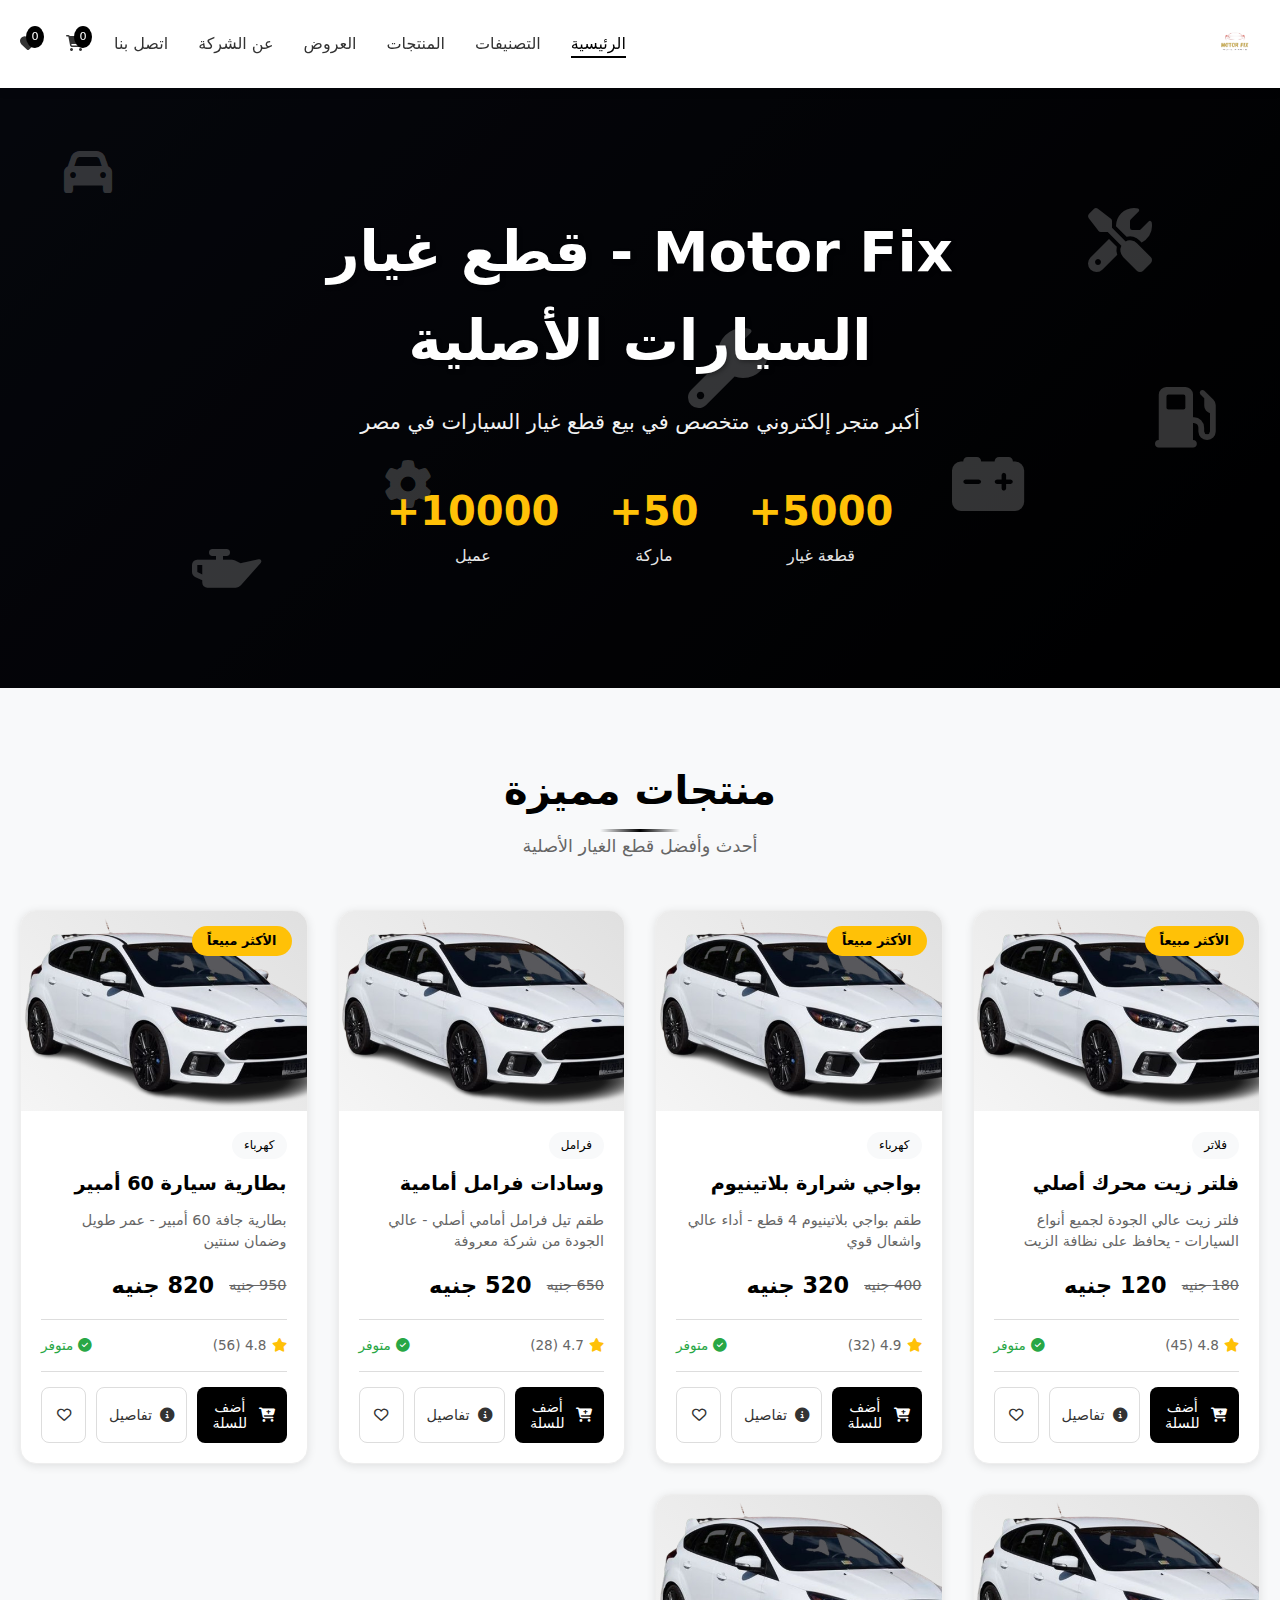
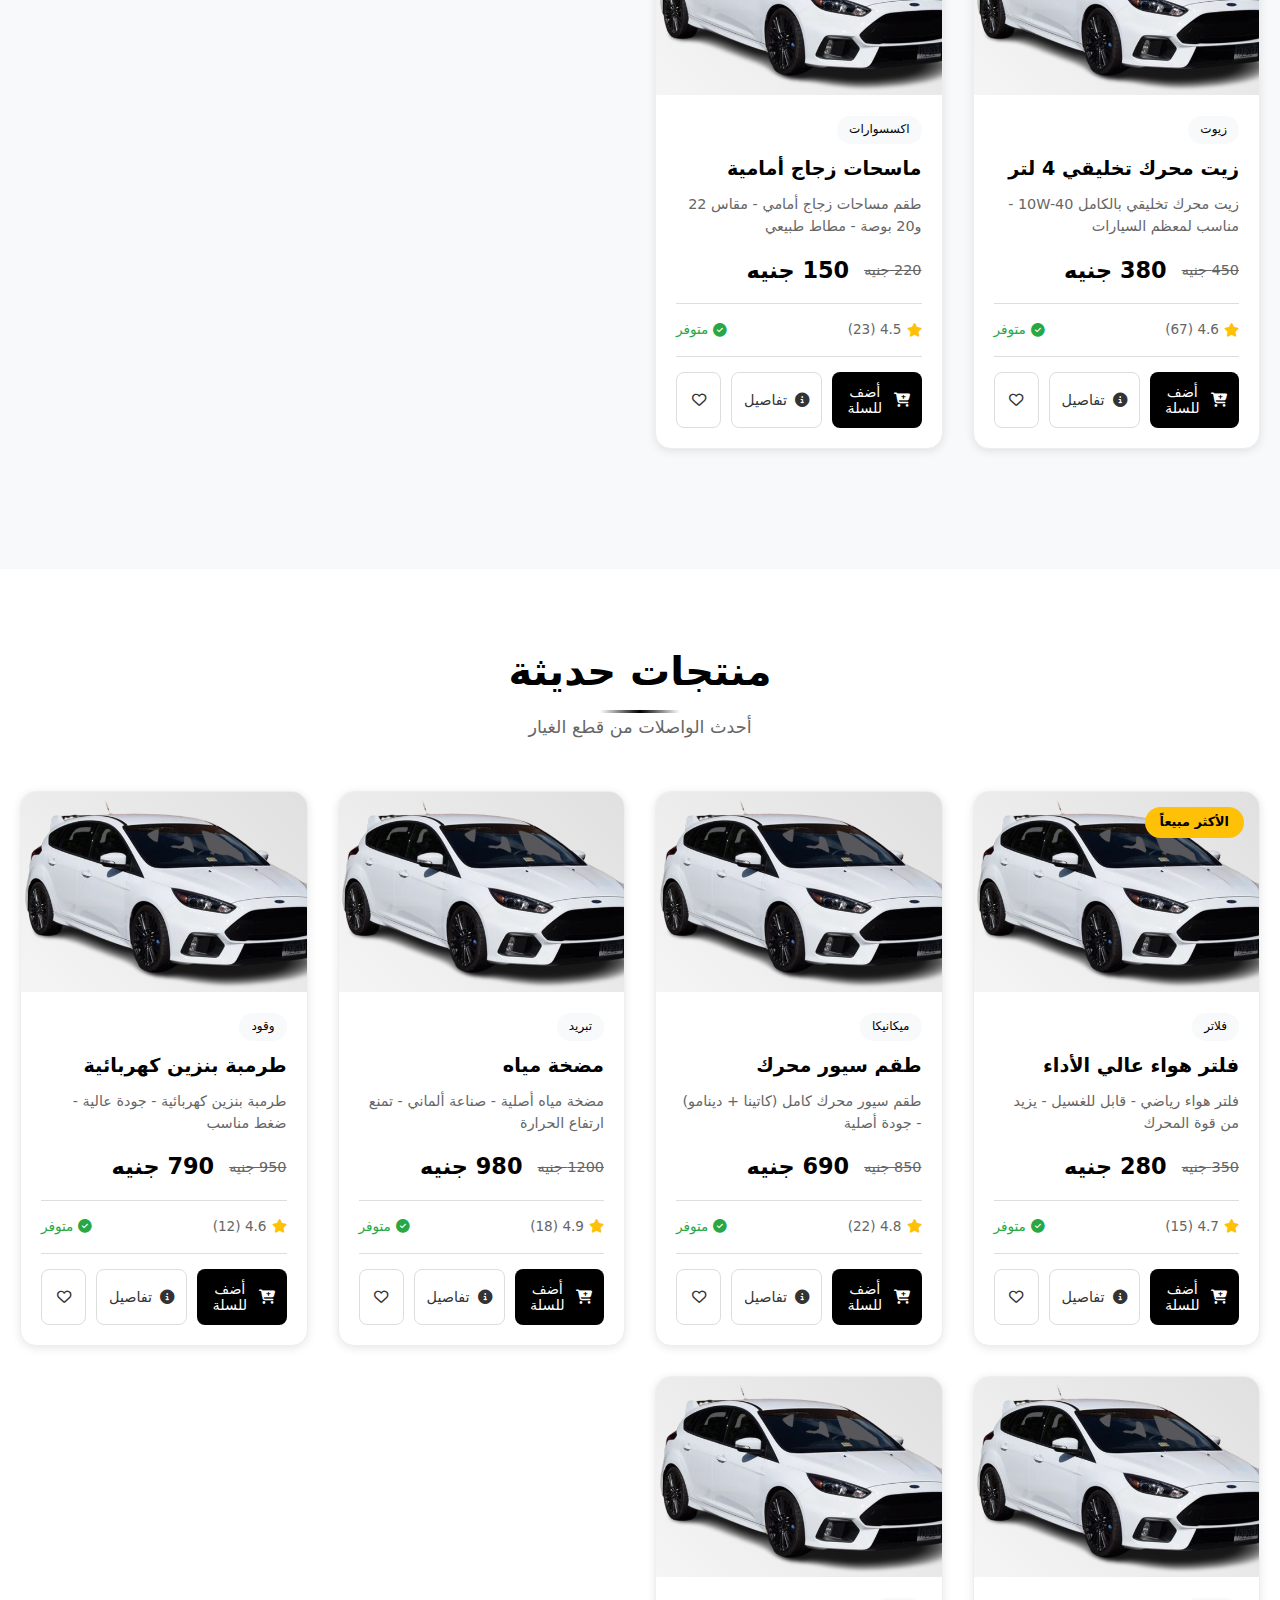
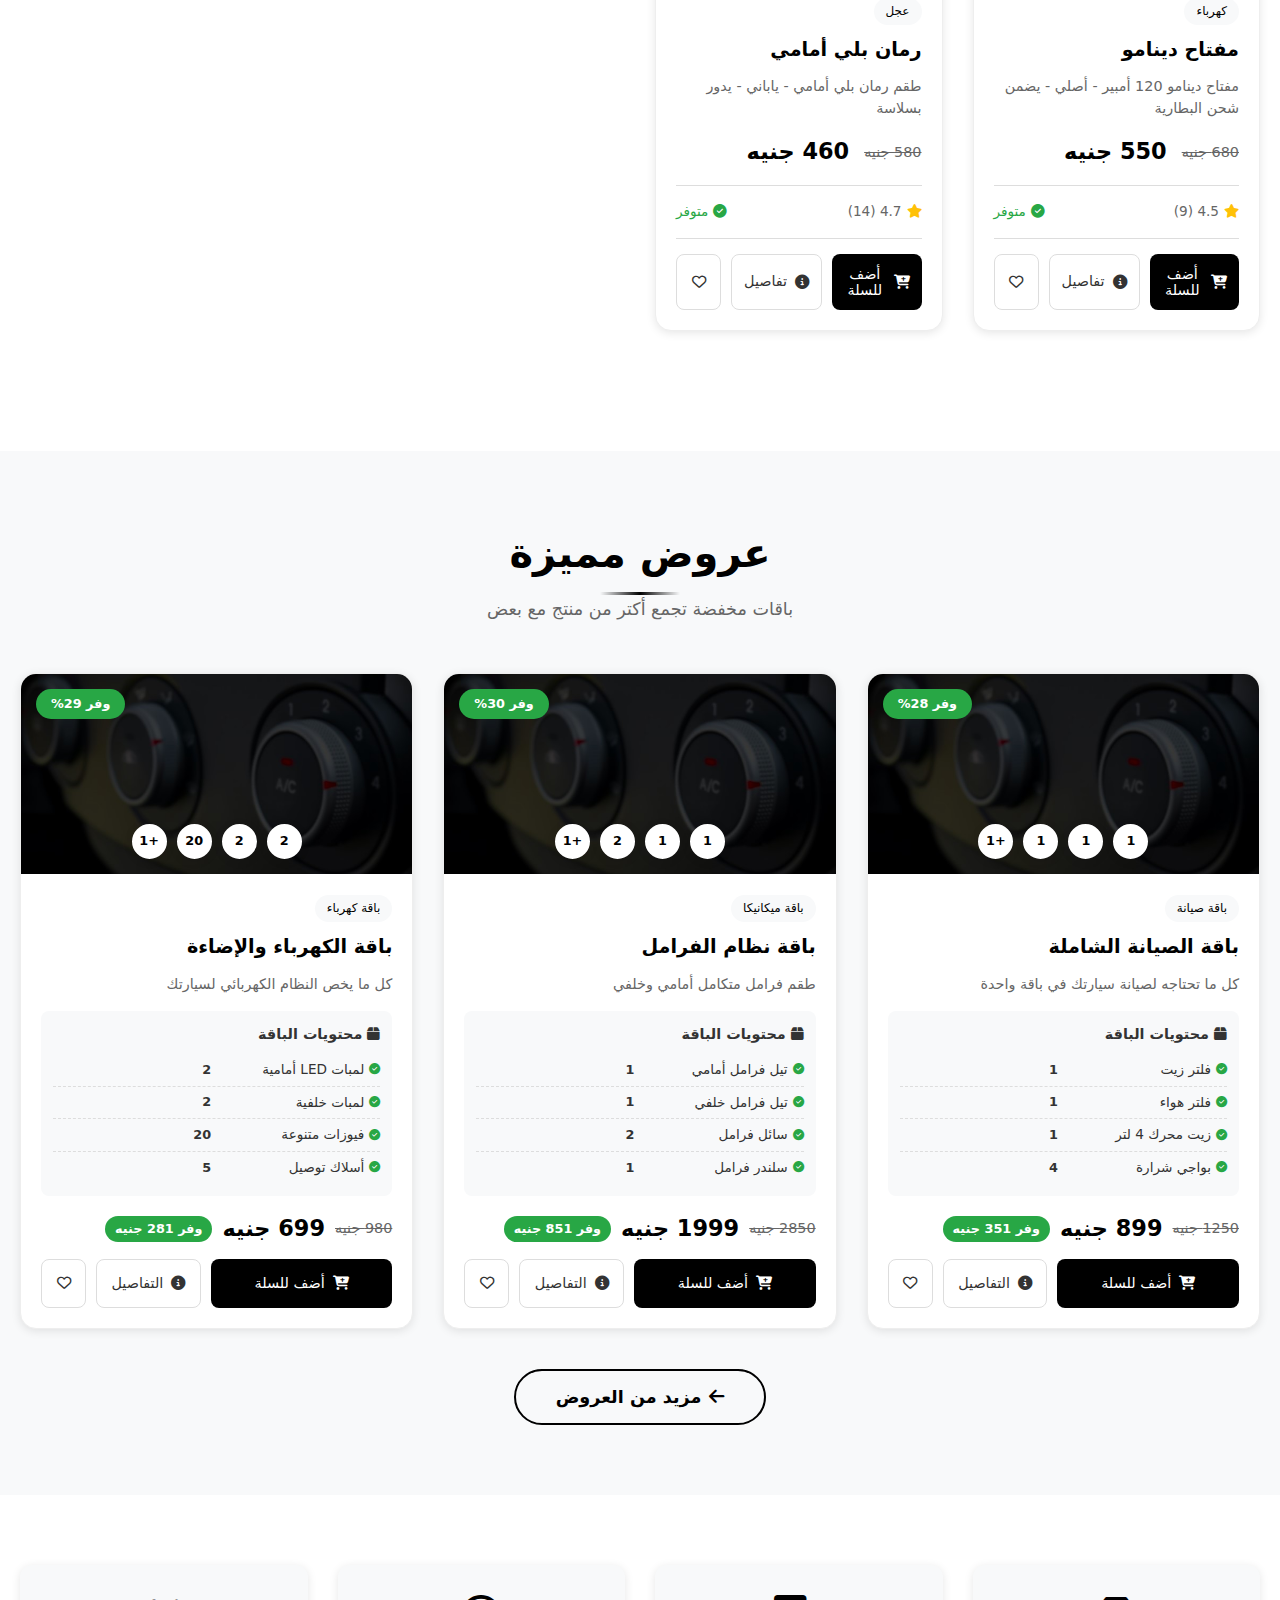
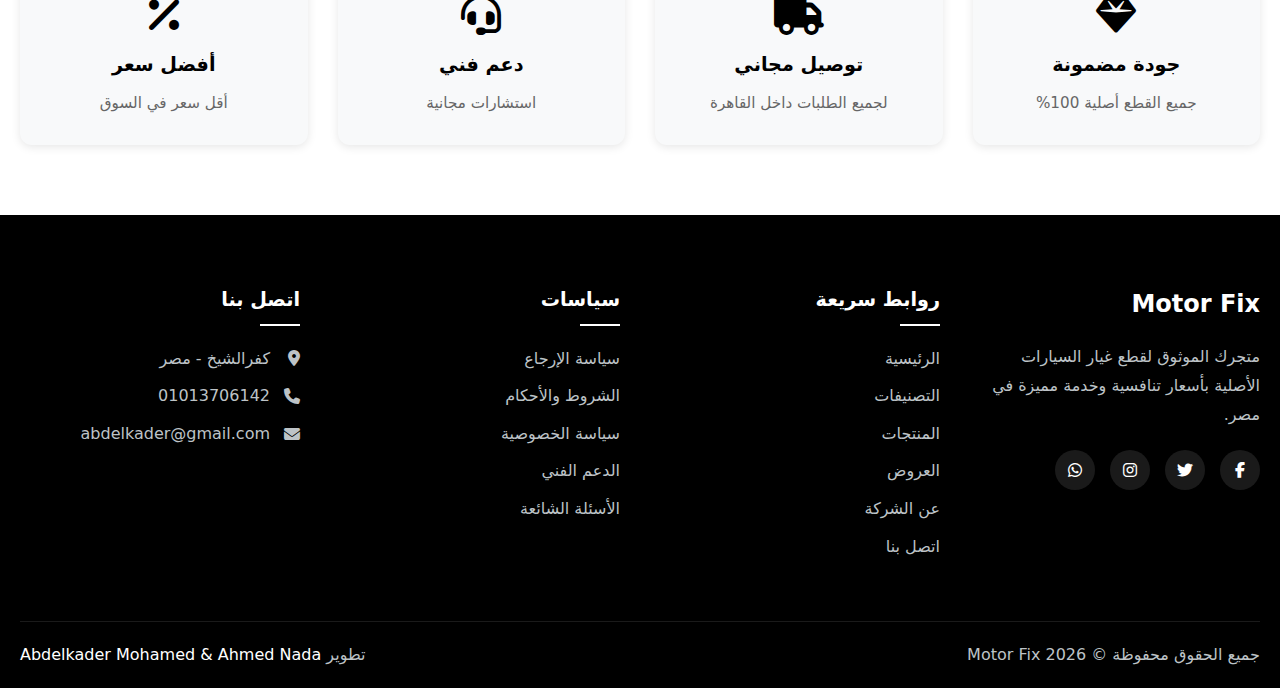
<file: index.html>
<!doctype html>
<html lang="ar" dir="rtl">
  <head>
    <meta charset="UTF-8" />
    <meta name="viewport" content="width=device-width, initial-scale=1.0" />
    <title>Motor Fix - الصفحة الرئيسية</title>
    <link
      rel="stylesheet"
      href="https://cdnjs.cloudflare.com/ajax/libs/font-awesome/6.4.0/css/all.min.css"
    />
    <link rel="stylesheet" href="css/index.css" />
    <!-- Favicons -->
    <link rel="shortcut icon" href="favIcon/favicon.ico" type="image/x-icon" />

    <link
      rel="icon"
      href="favIcon/favicon-16x16.png"
      type="image/png"
      sizes="16x16"
    />
    <link
      rel="icon"
      href="favIcon/favicon-32x32.png"
      type="image/png"
      sizes="32x32"
    />
    <link
      rel="apple-touch-icon"
      sizes="180x180"
      href="favIcon/apple-touch-icon.png"
    />
    <link
      rel="icon"
      type="image/png"
      sizes="192x192"
      href="favIcon/android-chrome-192x192.png"
    />
    <link
      rel="icon"
      type="image/png"
      sizes="512x512"
      href="favIcon/android-chrome-512x512.png"
    />
    <script src="js/index.js" defer></script>
  </head>
  <body>
    <header class="header">
      <div class="container">
        <nav class="navbar">
          <div class="logo">
            <a href="index.html"
              ><img
                src="assets/images/logo.png"
                alt="Motor Fix"
                class="logo-img"
            /></a>
          </div>
          <ul class="nav-links">
            <li><a href="index.html" class="active">الرئيسية</a></li>
            <li><a href="html/categories.html">التصنيفات</a></li>
            <li><a href="html/products.html">المنتجات</a></li>
            <li><a href="html/offers.html">العروض</a></li>
            <li><a href="html/about.html">عن الشركة</a></li>
            <li><a href="html/contact.html">اتصل بنا</a></li>
            <li class="cart-icon">
              <a href="html/cart.html"
                ><i class="fas fa-shopping-cart"></i
                ><span class="cart-count">0</span></a
              >
            </li>
            <li class="favorite-icon">
              <a href="html/fav.html"
                ><i class="fas fa-heart"></i
                ><span class="favorite-count">0</span></a
              >
            </li>
          </ul>
          <div class="mobile-menu-btn"><i class="fas fa-bars"></i></div>
        </nav>
      </div>
    </header>

    <section class="hero-section">
      <div class="moving-icons">
        <i class="fas fa-car moving-icon"></i
        ><i class="fas fa-tools moving-icon"></i
        ><i class="fas fa-oil-can moving-icon"></i>
        <i class="fas fa-car-battery moving-icon"></i
        ><i class="fas fa-cog moving-icon"></i
        ><i class="fas fa-wrench moving-icon"></i>
        <i class="fas fa-gas-pump moving-icon"></i
        ><i class="fas fa-engine moving-icon"></i>
      </div>
      <div class="container">
        <div class="hero-content">
          <h1>Motor Fix - قطع غيار السيارات الأصلية</h1>
          <p>أكبر متجر إلكتروني متخصص في بيع قطع غيار السيارات في مصر</p>
          <div class="hero-stats">
            <div class="stat-item">
              <span class="stat-number">5000+</span
              ><span class="stat-label">قطعة غيار</span>
            </div>
            <div class="stat-item">
              <span class="stat-number">50+</span
              ><span class="stat-label">ماركة</span>
            </div>
            <div class="stat-item">
              <span class="stat-number">10000+</span
              ><span class="stat-label">عميل</span>
            </div>
          </div>
        </div>
      </div>
    </section>

    <section class="section-padding">
      <div class="container">
        <div class="section-header">
          <h2>منتجات مميزة</h2>
          <p>أحدث وأفضل قطع الغيار الأصلية</p>
        </div>
        <div class="products-grid" id="productsGrid"></div>
      </div>
    </section>

    <section
      class="section-padding"
      style="background-color: var(--bg-primary)"
    >
      <div class="container">
        <div class="section-header">
          <h2>منتجات حديثة</h2>
          <p>أحدث الواصلات من قطع الغيار</p>
        </div>
        <div class="products-grid" id="newProductsGrid"></div>
      </div>
    </section>

    <section class="offers-section section-padding">
      <div class="container">
        <div class="section-header">
          <h2>عروض مميزة</h2>
          <p>باقات مخفضة تجمع أكتر من منتج مع بعض</p>
        </div>
        <div class="bundles-grid" id="bundlesGrid"></div>
        <div class="load-more-container">
          <a href="html/offers.html" class="btn-load-more"
            ><i class="fas fa-arrow-left"></i> مزيد من العروض</a
          >
        </div>
      </div>
    </section>

    <section class="features-section">
      <div class="container">
        <div class="features-grid">
          <div class="feature-item">
            <i class="fas fa-gem"></i>
            <h3>جودة مضمونة</h3>
            <p>جميع القطع أصلية 100%</p>
          </div>
          <div class="feature-item">
            <i class="fas fa-truck"></i>
            <h3>توصيل مجاني</h3>
            <p>لجميع الطلبات داخل القاهرة</p>
          </div>
          <div class="feature-item">
            <i class="fas fa-headset"></i>
            <h3>دعم فني</h3>
            <p>استشارات مجانية</p>
          </div>
          <div class="feature-item">
            <i class="fas fa-percent"></i>
            <h3>أفضل سعر</h3>
            <p>أقل سعر في السوق</p>
          </div>
        </div>
      </div>
    </section>

    <!-- Footer -->
    <footer class="footer">
      <div class="container">
        <div class="footer-grid">
          <div class="footer-col">
            <h3>Motor Fix</h3>
            <p>
              متجرك الموثوق لقطع غيار السيارات الأصلية بأسعار تنافسية وخدمة
              مميزة في مصر.
            </p>
            <div class="social-links">
              <a href="#"><i class="fab fa-facebook-f"></i></a>
              <a href="#"><i class="fab fa-twitter"></i></a>
              <a href="#"><i class="fab fa-instagram"></i></a>
              <a href="#"><i class="fab fa-whatsapp"></i></a>
            </div>
          </div>

          <div class="footer-col">
            <h4>روابط سريعة</h4>
            <ul>
              <li><a href="../index.html">الرئيسية</a></li>
              <li><a href="categories.html">التصنيفات</a></li>
              <li><a href="products.html">المنتجات</a></li>
              <li><a href="offers.html">العروض</a></li>
              <li><a href="about.html">عن الشركة</a></li>
              <li><a href="contact.html">اتصل بنا</a></li>
            </ul>
          </div>

          <div class="footer-col">
            <h4>سياسات</h4>
            <ul>
              <li><a href="contact.html">سياسة الإرجاع</a></li>
              <li><a href="contact.html">الشروط والأحكام</a></li>
              <li><a href="contact.html">سياسة الخصوصية</a></li>
              <li><a href="contact.html">الدعم الفني</a></li>
              <li><a href="contact.html">الأسئلة الشائعة</a></li>
            </ul>
          </div>

          <div class="footer-col">
            <h4>اتصل بنا</h4>
            <ul class="contact-info">
              <li>
                <i class="fas fa-map-marker-alt"></i>
                <span>كفرالشيخ - مصر</span>
              </li>
              <li>
                <i class="fas fa-phone"></i>
                <span>01013706142</span>
              </li>
              <li>
                <i class="fas fa-envelope"></i>
                <span>abdelkader@gmail.com</span>
              </li>
            </ul>
          </div>
        </div>

        <div class="footer-bottom">
          <p>
            جميع الحقوق محفوظة &copy;
            <span class="current-year">2026</span> Motor Fix
          </p>
          <p class="developer-credit">
            <a
              href="https://api.whatsapp.com/send?phone=201013706142"
              target="_blank"
              class="developer-link"
            >
              Abdelkader Mohamed &
            </a>
            <a
              href="https://api.whatsapp.com/send?phone=201010942959"
              target="_blank"
              class="developer-link"
            >
              Ahmed Nada
            </a>
            تطوير
          </p>
        </div>
      </div>
    </footer>
  </body>
</html>
</file>
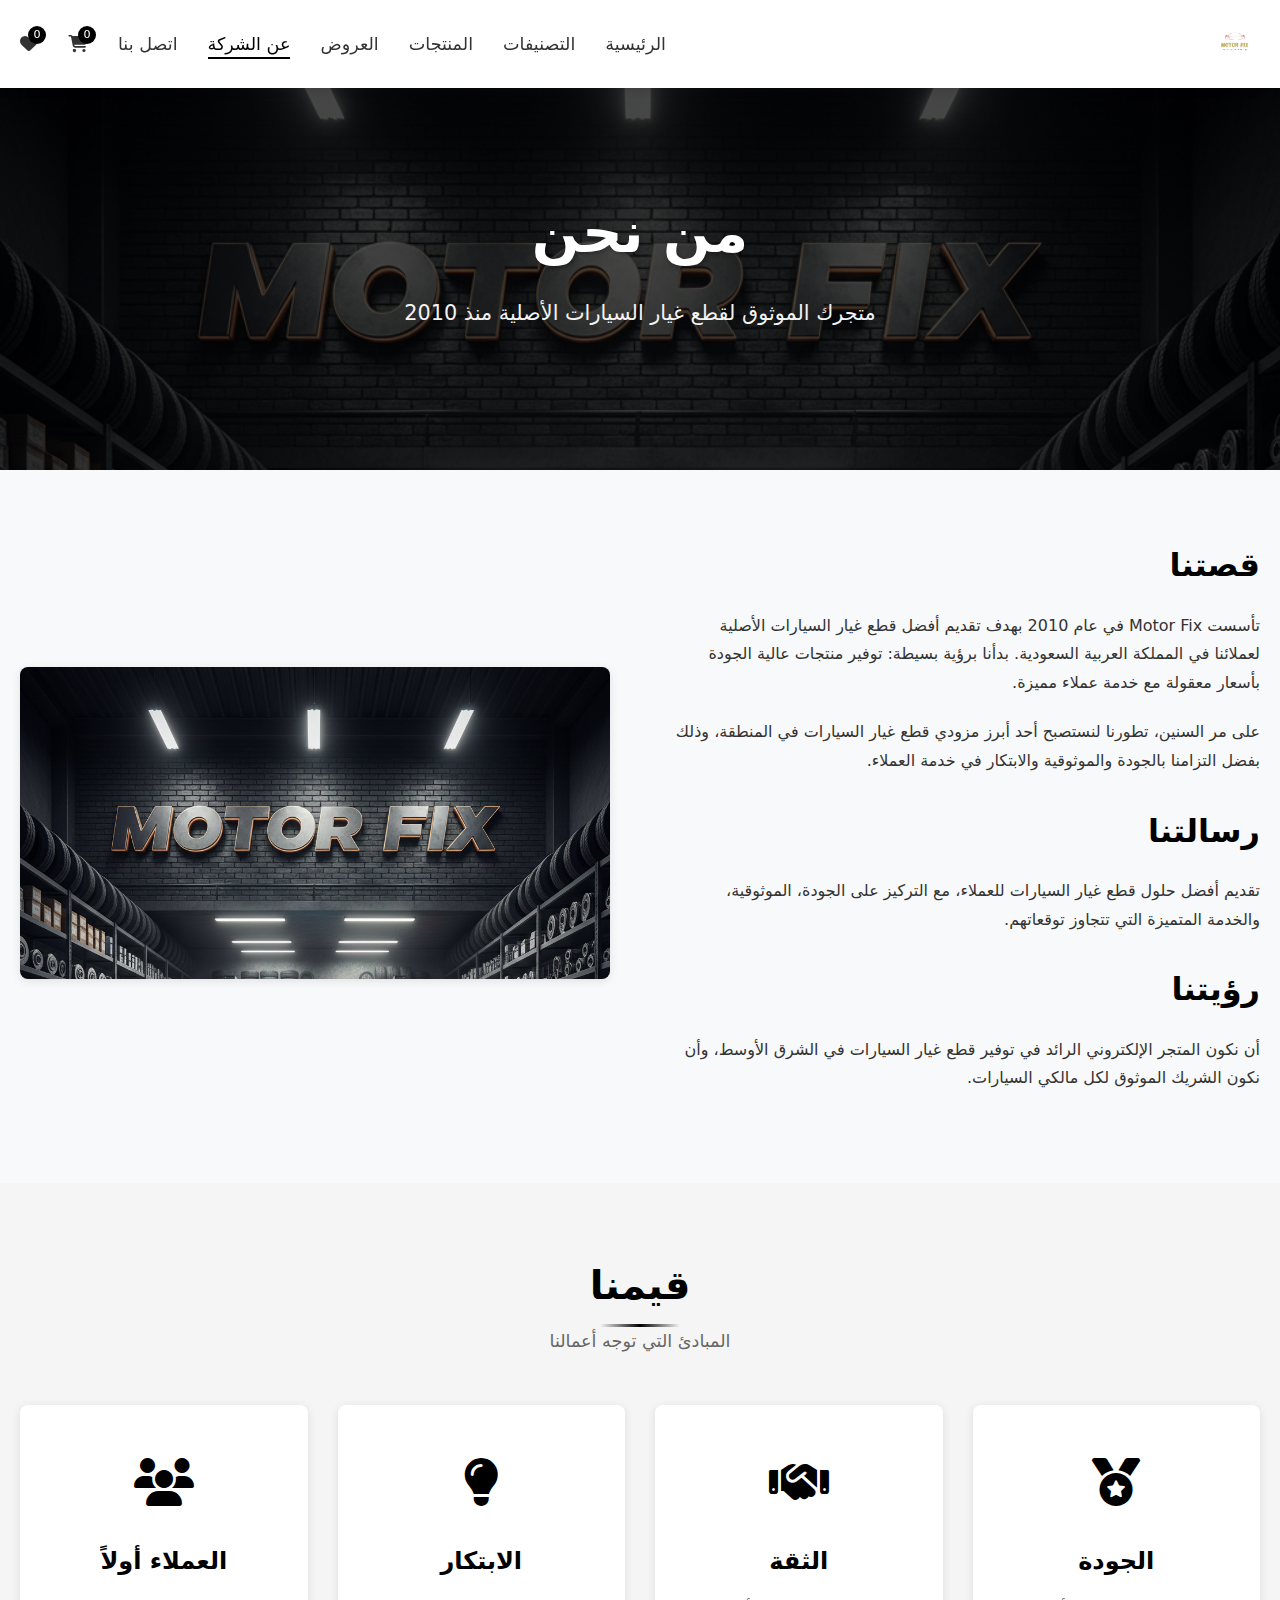
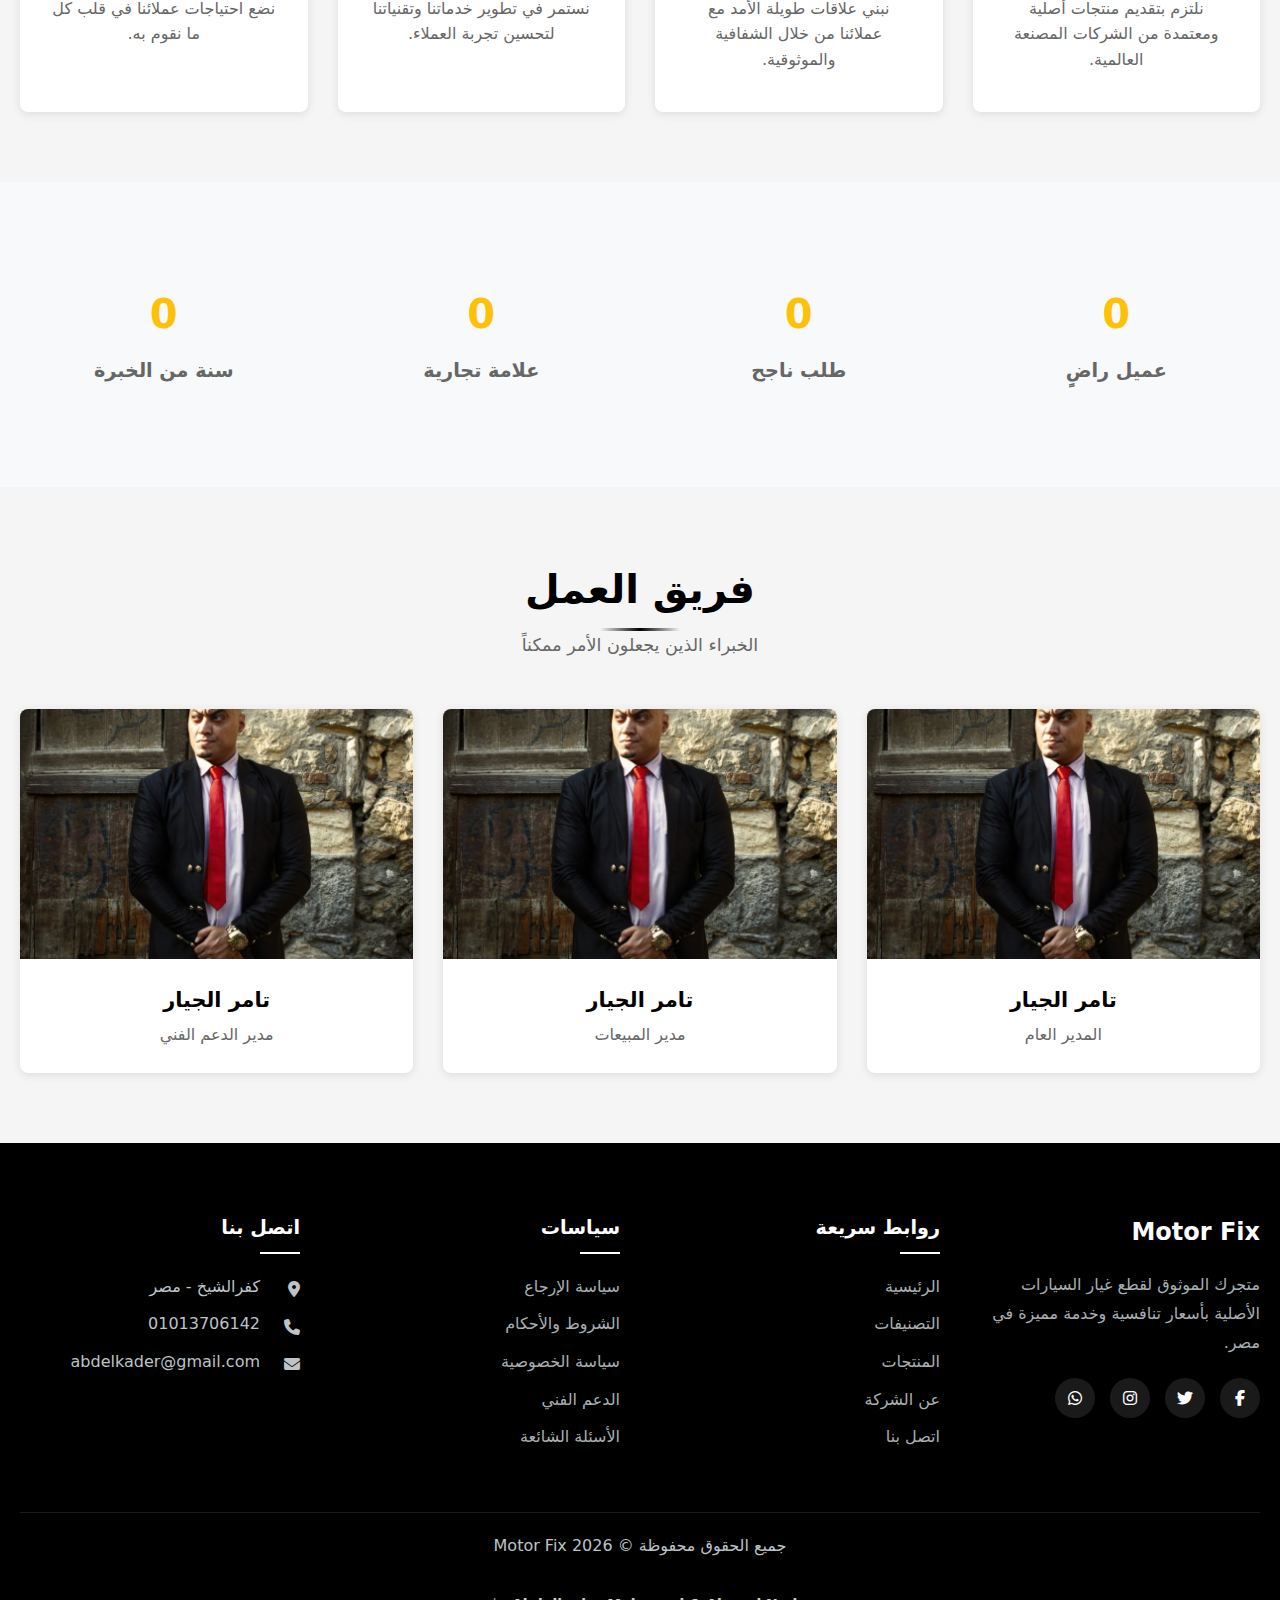
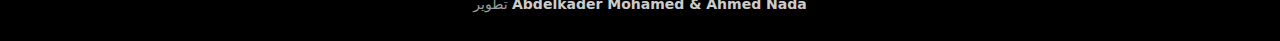
<file: html/about.html>
<!doctype html>
<html lang="ar" dir="rtl">
  <head>
    <meta charset="UTF-8" />
    <meta name="viewport" content="width=device-width, initial-scale=1.0" />
    <title>عن الشركة - Motor Fix</title>
    <link rel="stylesheet" href="../css/about.css" />
    <link rel="stylesheet" href="../css/index.css" />
    <link
      rel="stylesheet"
      href="https://cdnjs.cloudflare.com/ajax/libs/font-awesome/6.4.0/css/all.min.css"
    />
    <link rel="icon" href="./favicon.ico" type="image/x-icon" />
    <link
      rel="icon"
      href="./favIcon/favicon-32x32.png"
      type="image/png"
      sizes="32x32"
    />
    <link
      rel="icon"
      href="./favicon-16x16.png"
      type="image/png"
      sizes="16x16"
    />
  </head>
  <body>
    <!-- Header -->
    <header class="header">
      <div class="container">
        <nav class="navbar">
          <div class="logo">
            <a href="../index.html">
              <img
                src="../assets/images/logo.png"
                alt="Motor Fix"
                class="logo-img"
              />
            </a>
          </div>

          <ul class="nav-links">
            <li><a href="../index.html">الرئيسية</a></li>
            <li><a href="categories.html">التصنيفات</a></li>
            <li><a href="products.html">المنتجات</a></li>
            <li><a href="offers.html">العروض</a></li>
            <li><a href="about.html" class="active">عن الشركة</a></li>
            <li><a href="contact.html">اتصل بنا</a></li>
            <li class="cart-icon">
              <a href="cart.html">
                <i class="fas fa-shopping-cart"></i>
                <span class="cart-count">0</span>
              </a>
            </li>
            <li class="favorite-icon">
              <a href="fav.html">
                <i class="fas fa-heart"></i>
                <span class="favorite-count">0</span>
              </a>
            </li>
          </ul>

          <div class="mobile-menu-btn">
            <i class="fas fa-bars"></i>
          </div>
        </nav>
      </div>
    </header>

    <!-- About Hero -->
    <section class="about-hero">
      <div class="container">
        <div class="hero-content">
          <h1>من نحن</h1>
          <p>متجرك الموثوق لقطع غيار السيارات الأصلية منذ 2010</p>
        </div>
      </div>
    </section>

    <!-- About Content -->
    <section class="about-content section-padding">
      <div class="container">
        <div class="about-grid">
          <div class="about-text">
            <h2>قصتنا</h2>
            <p>
              تأسست Motor Fix في عام 2010 بهدف تقديم أفضل قطع غيار السيارات
              الأصلية لعملائنا في المملكة العربية السعودية. بدأنا برؤية بسيطة:
              توفير منتجات عالية الجودة بأسعار معقولة مع خدمة عملاء مميزة.
            </p>
            <p>
              على مر السنين، تطورنا لنستصبح أحد أبرز مزودي قطع غيار السيارات في
              المنطقة، وذلك بفضل التزامنا بالجودة والموثوقية والابتكار في خدمة
              العملاء.
            </p>

            <h2>رسالتنا</h2>
            <p>
              تقديم أفضل حلول قطع غيار السيارات للعملاء، مع التركيز على الجودة،
              الموثوقية، والخدمة المتميزة التي تتجاوز توقعاتهم.
            </p>

            <h2>رؤيتنا</h2>
            <p>
              أن نكون المتجر الإلكتروني الرائد في توفير قطع غيار السيارات في
              الشرق الأوسط، وأن نكون الشريك الموثوق لكل مالكي السيارات.
            </p>
          </div>

          <div class="about-image">
            <img src="../assets/images/hero-bg.png" alt="عن Motor Fix" />
          </div>
        </div>
      </div>
    </section>

    <!-- Values Section -->
    <section class="values-section section-padding bg-light">
      <div class="container">
        <div class="section-header">
          <h2>قيمنا</h2>
          <p>المبادئ التي توجه أعمالنا</p>
        </div>

        <div class="values-grid">
          <div class="value-card">
            <div class="value-icon">
              <i class="fas fa-medal"></i>
            </div>
            <h3>الجودة</h3>
            <p>
              نلتزم بتقديم منتجات أصلية ومعتمدة من الشركات المصنعة العالمية.
            </p>
          </div>

          <div class="value-card">
            <div class="value-icon">
              <i class="fas fa-handshake"></i>
            </div>
            <h3>الثقة</h3>
            <p>
              نبني علاقات طويلة الأمد مع عملائنا من خلال الشفافية والموثوقية.
            </p>
          </div>

          <div class="value-card">
            <div class="value-icon">
              <i class="fas fa-lightbulb"></i>
            </div>
            <h3>الابتكار</h3>
            <p>نستمر في تطوير خدماتنا وتقنياتنا لتحسين تجربة العملاء.</p>
          </div>

          <div class="value-card">
            <div class="value-icon">
              <i class="fas fa-users"></i>
            </div>
            <h3>العملاء أولاً</h3>
            <p>نضع احتياجات عملائنا في قلب كل ما نقوم به.</p>
          </div>
        </div>
      </div>
    </section>

    <!-- Stats Section -->
    <section class="stats-section section-padding">
      <div class="container">
        <div class="stats-grid">
          <div class="stat-card">
            <div class="stat-number" data-count="5000">0</div>
            <div class="stat-text">عميل راضٍ</div>
          </div>

          <div class="stat-card">
            <div class="stat-number" data-count="10000">0</div>
            <div class="stat-text">طلب ناجح</div>
          </div>

          <div class="stat-card">
            <div class="stat-number" data-count="50">0</div>
            <div class="stat-text">علامة تجارية</div>
          </div>

          <div class="stat-card">
            <div class="stat-number" data-count="16">0</div>
            <div class="stat-text">سنة من الخبرة</div>
          </div>
        </div>
      </div>
    </section>

    <!-- Team Section -->
    <section class="team-section section-padding bg-light">
      <div class="container">
        <div class="section-header">
          <h2>فريق العمل</h2>
          <p>الخبراء الذين يجعلون الأمر ممكناً</p>
        </div>

        <div class="team-grid">
          <div class="team-card">
            <div class="team-image">
              <img src="../assets/tamer.jpg" alt="مدير عام" />
            </div>
            <div class="team-info">
              <h3>تامر الجيار</h3>
              <p>المدير العام</p>
            </div>
          </div>

          <div class="team-card">
            <div class="team-image">
              <img src="../assets/tamer.jpg" alt="مدير المبيعات" />
            </div>
            <div class="team-info">
              <h3>تامر الجيار</h3>
              <p>مدير المبيعات</p>
            </div>
          </div>

          <div class="team-card">
            <div class="team-image">
              <img src="../assets/tamer.jpg" alt="مدير الدعم الفني" />
            </div>
            <div class="team-info">
              <h3>تامر الجيار</h3>
              <p>مدير الدعم الفني</p>
            </div>
          </div>
        </div>
      </div>
    </section>

    <!-- Footer -->
    <footer class="footer">
      <div class="container">
        <div class="footer-grid">
          <div class="footer-col">
            <h3>Motor Fix</h3>
            <p>
              متجرك الموثوق لقطع غيار السيارات الأصلية بأسعار تنافسية وخدمة
              مميزة في مصر.
            </p>
            <div class="social-links">
              <a href="#"><i class="fab fa-facebook-f"></i></a>
              <a href="#"><i class="fab fa-twitter"></i></a>
              <a href="#"><i class="fab fa-instagram"></i></a>
              <a href="#"><i class="fab fa-whatsapp"></i></a>
            </div>
          </div>

          <div class="footer-col">
            <h4>روابط سريعة</h4>
            <ul>
              <li><a href="../index.html">الرئيسية</a></li>
              <li><a href="categories.html">التصنيفات</a></li>
              <li><a href="products.html">المنتجات</a></li>
              <li><a href="about.html">عن الشركة</a></li>
              <li><a href="contact.html">اتصل بنا</a></li>
            </ul>
          </div>

          <div class="footer-col">
            <h4>سياسات</h4>
            <ul>
              <li><a href="contact.html">سياسة الإرجاع</a></li>
              <li><a href="contact.html" class="active">الشروط والأحكام</a></li>
              <li><a href="contact.html">سياسة الخصوصية</a></li>
              <li><a href="contact.html">الدعم الفني</a></li>
              <li><a href="contact.html">الأسئلة الشائعة</a></li>
            </ul>
          </div>

          <div class="footer-col">
            <h4>اتصل بنا</h4>
            <ul class="contact-info">
              <li>
                <i class="fas fa-map-marker-alt"></i>
                <span> كفرالشيخ - مصر </span>
              </li>
              <li>
                <i class="fas fa-phone"></i>
                <span>01013706142</span>
              </li>
              <li>
                <i class="fas fa-envelope"></i>
                <span>abdelkader@gmail.com</span>
              </li>
            </ul>
          </div>
        </div>

        <div class="footer-bottom">
          <p>
            جميع الحقوق محفوظة &copy;
            <span class="current-year">2026</span> Motor Fix
          </p>
          <p class="developer-credit">
            تطوير
            <a
              href="https://api.whatsapp.com/send?phone=201013706142"
              target="_blank"
              class="developer-link"
            >
              Abdelkader Mohamed &
            </a>
            <a
              href="https://api.whatsapp.com/send?phone=201010942959"
              target="_blank"
              class="developer-link"
            >
              Ahmed Nada
            </a>
          </p>
        </div>
      </div>
    </footer>

    <script src="../js/about.js"></script>
  </body>
</html>
</file>
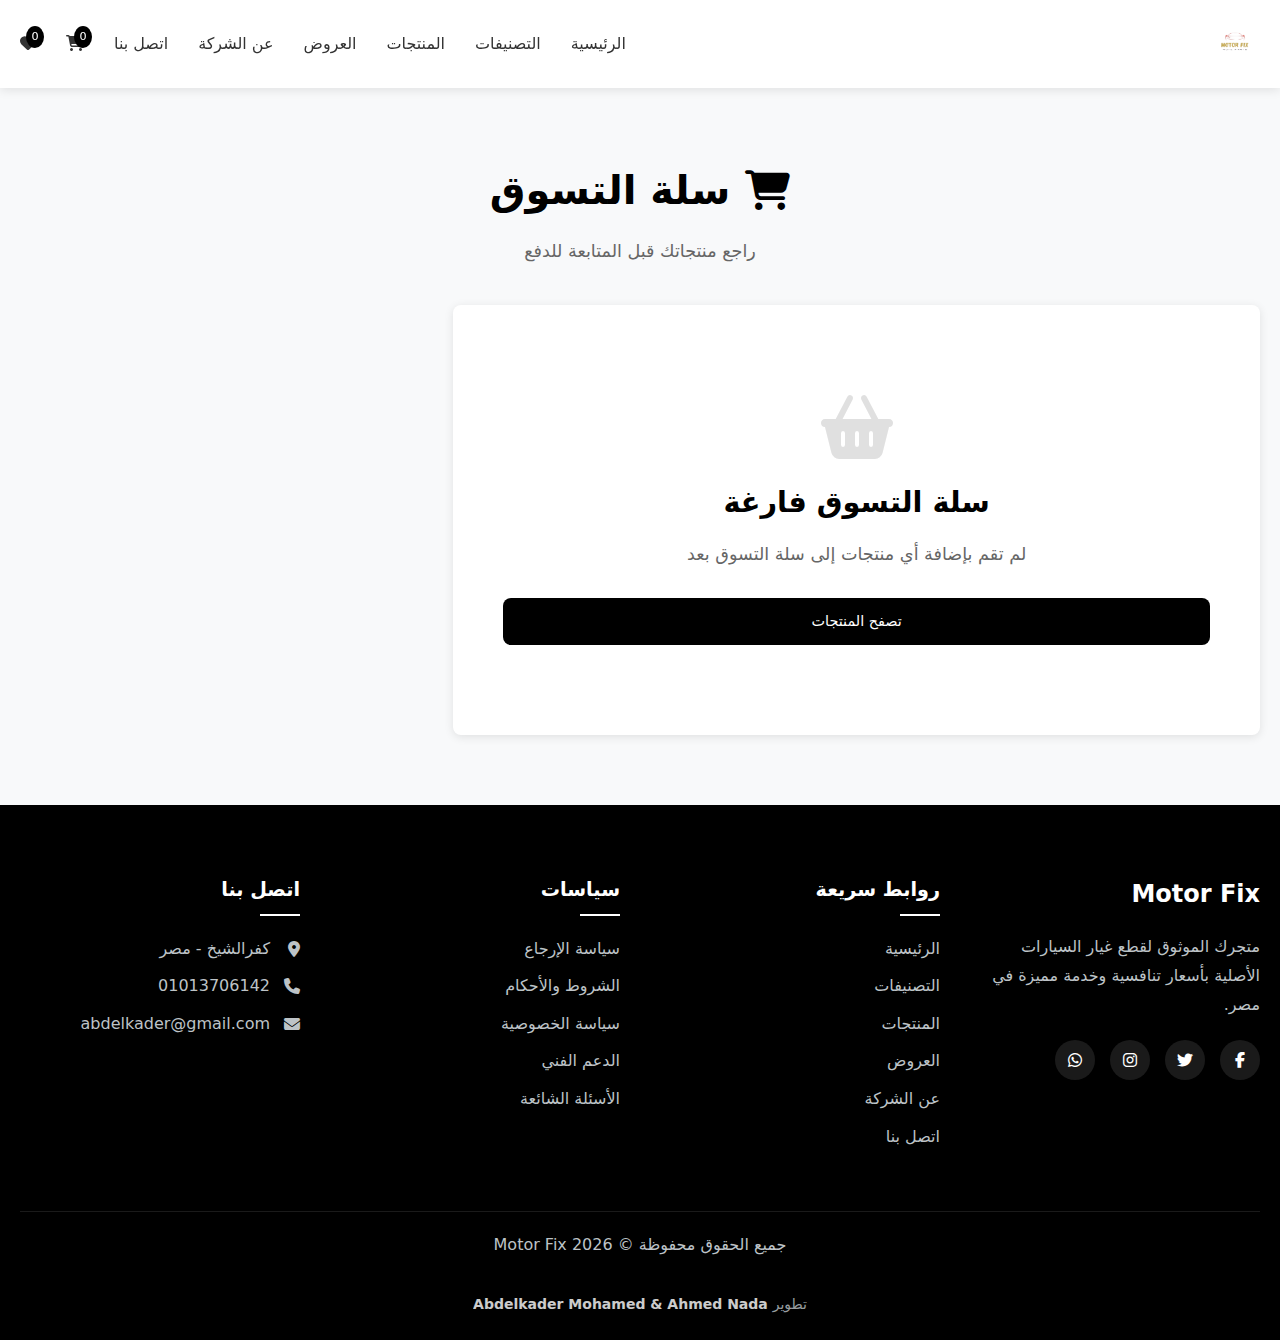
<file: html/cart.html>
<!doctype html>
<html lang="ar" dir="rtl">
  <head>
    <meta charset="UTF-8" />
    <meta name="viewport" content="width=device-width, initial-scale=1.0" />
    <title>سلة التسوق - Motor Fix</title>
    <link rel="stylesheet" href="../css/cart.css" />
    <link rel="stylesheet" href="../css/index.css" />
    <link
      rel="stylesheet"
      href="https://cdnjs.cloudflare.com/ajax/libs/font-awesome/6.4.0/css/all.min.css"
    />
    <link rel="icon" href="./favicon.ico" type="image/x-icon" />
    <link
      rel="icon"
      href="./favIcon/favicon-32x32.png"
      type="image/png"
      sizes="32x32"
    />
    <link
      rel="icon"
      href="./favicon-16x16.png"
      type="image/png"
      sizes="16x16"
    />
  </head>
  <body>
    <!-- Header -->
    <header class="header">
      <div class="container">
        <nav class="navbar">
          <div class="logo">
            <a href="../index.html">
              <img
                src="../assets/images/logo.png"
                alt="Motor Fix"
                class="logo-img"
              />
            </a>
          </div>

          <ul class="nav-links">
            <li><a href="../index.html">الرئيسية</a></li>
            <li><a href="categories.html">التصنيفات</a></li>
            <li><a href="products.html">المنتجات</a></li>
            <li><a href="offers.html">العروض</a></li>
            <li><a href="about.html">عن الشركة</a></li>
            <li><a href="contact.html">اتصل بنا</a></li>
            <li class="cart-icon active">
              <a href="cart.html">
                <i class="fas fa-shopping-cart"></i>
                <span class="cart-count">0</span>
              </a>
            </li>
            <li class="favorite-icon">
              <a href="fav.html">
                <i class="fas fa-heart"></i>
                <span class="favorite-count">0</span>
              </a>
            </li>
          </ul>

          <div class="mobile-menu-btn">
            <i class="fas fa-bars"></i>
          </div>
        </nav>
      </div>
    </header>

    <!-- Cart Section -->
    <section class="cart-section section-padding">
      <div class="container">
        <div class="cart-header">
          <h1><i class="fas fa-shopping-cart"></i> سلة التسوق</h1>
          <p>راجع منتجاتك قبل المتابعة للدفع</p>
        </div>

        <div class="cart-container">
          <div class="cart-items" id="cartItems">
            <!-- Cart items will be loaded by JavaScript -->
            <div class="cart-empty" id="cartEmpty">
              <i class="fas fa-shopping-basket"></i>
              <h3>سلة التسوق فارغة</h3>
              <p>لم تقم بإضافة أي منتجات إلى سلة التسوق بعد</p>
              <a href="products.html" class="btn btn-primary">تصفح المنتجات</a>
            </div>
          </div>

          <div class="cart-summary" id="cartSummary">
            <h3>ملخص الطلب</h3>
            <div class="summary-details">
              <div class="summary-row">
                <span>عدد المنتجات:</span>
                <span id="itemsCount">0</span>
              </div>
              <div class="summary-row">
                <span>المجموع الفرعي:</span>
                <span id="subtotal">0 جنيه</span>
              </div>
              <div class="summary-row">
                <span>رسوم الشحن:</span>
                <span id="shipping">25 جنيه</span>
              </div>
              <div class="summary-row total">
                <span>المجموع الكلي:</span>
                <span id="total">25 جنيه</span>
              </div>
            </div>
            <a
              href="checkout.html"
              class="btn btn-primary btn-checkout"
              id="checkoutBtn"
              >متابعة الدفع</a
            >
            <a href="products.html" class="btn btn-secondary">متابعة التسوق</a>
          </div>
        </div>
      </div>
    </section>

    <!-- Footer -->
    <footer class="footer">
      <div class="container">
        <div class="footer-grid">
          <div class="footer-col">
            <h3>Motor Fix</h3>
            <p>
              متجرك الموثوق لقطع غيار السيارات الأصلية بأسعار تنافسية وخدمة
              مميزة في مصر.
            </p>
            <div class="social-links">
              <a href="#"><i class="fab fa-facebook-f"></i></a>
              <a href="#"><i class="fab fa-twitter"></i></a>
              <a href="#"><i class="fab fa-instagram"></i></a>
              <a href="#"><i class="fab fa-whatsapp"></i></a>
            </div>
          </div>

          <div class="footer-col">
            <h4>روابط سريعة</h4>
            <ul>
              <li><a href="../index.html">الرئيسية</a></li>
              <li><a href="categories.html">التصنيفات</a></li>
              <li><a href="products.html">المنتجات</a></li>
              <li><a href="offers.html">العروض</a></li>
              <li><a href="about.html">عن الشركة</a></li>
              <li><a href="contact.html">اتصل بنا</a></li>
            </ul>
          </div>

          <div class="footer-col">
            <h4>سياسات</h4>
            <ul>
              <li><a href="contact.html">سياسة الإرجاع</a></li>
              <li><a href="contact.html">الشروط والأحكام</a></li>
              <li><a href="contact.html">سياسة الخصوصية</a></li>
              <li><a href="contact.html">الدعم الفني</a></li>
              <li><a href="contact.html">الأسئلة الشائعة</a></li>
            </ul>
          </div>

          <div class="footer-col">
            <h4>اتصل بنا</h4>
            <ul class="contact-info">
              <li>
                <i class="fas fa-map-marker-alt"></i>
                <span>كفرالشيخ - مصر</span>
              </li>
              <li>
                <i class="fas fa-phone"></i>
                <span>01013706142</span>
              </li>
              <li>
                <i class="fas fa-envelope"></i>
                <span>abdelkader@gmail.com</span>
              </li>
            </ul>
          </div>
        </div>
        <div class="footer-bottom">
          <p>
            جميع الحقوق محفوظة &copy;
            <span class="current-year">2026</span> Motor Fix
          </p>
          <p class="developer-credit">
            <a
              href="https://api.whatsapp.com/send?phone=201013706142"
              target="_blank"
              class="developer-link"
            >
              Abdelkader Mohamed &
            </a>
            <a
              href="https://api.whatsapp.com/send?phone=201010942959"
              target="_blank"
              class="developer-link"
            >
              Ahmed Nada
            </a>
            تطوير
          </p>
        </div>
      </div>
    </footer>
    <script src="../js/cart.js"></script>
  </body>
</html>
</file>
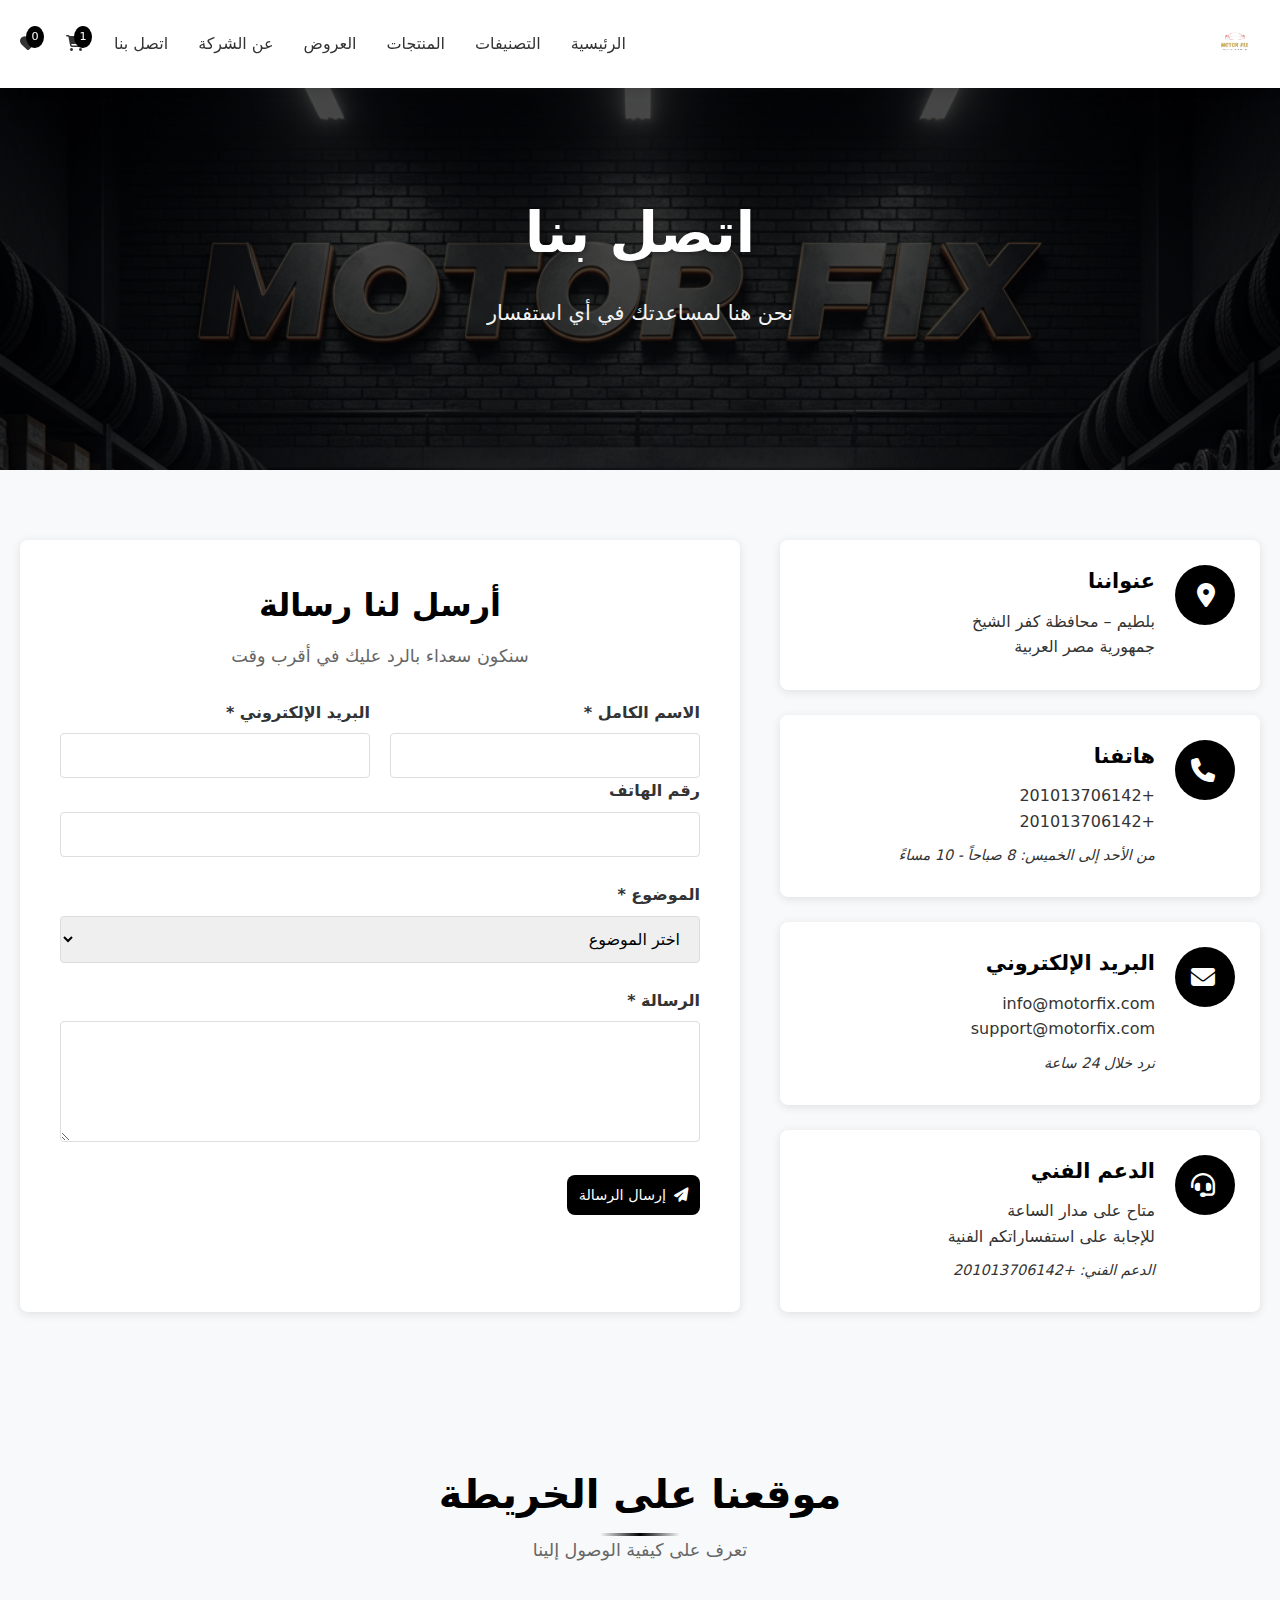
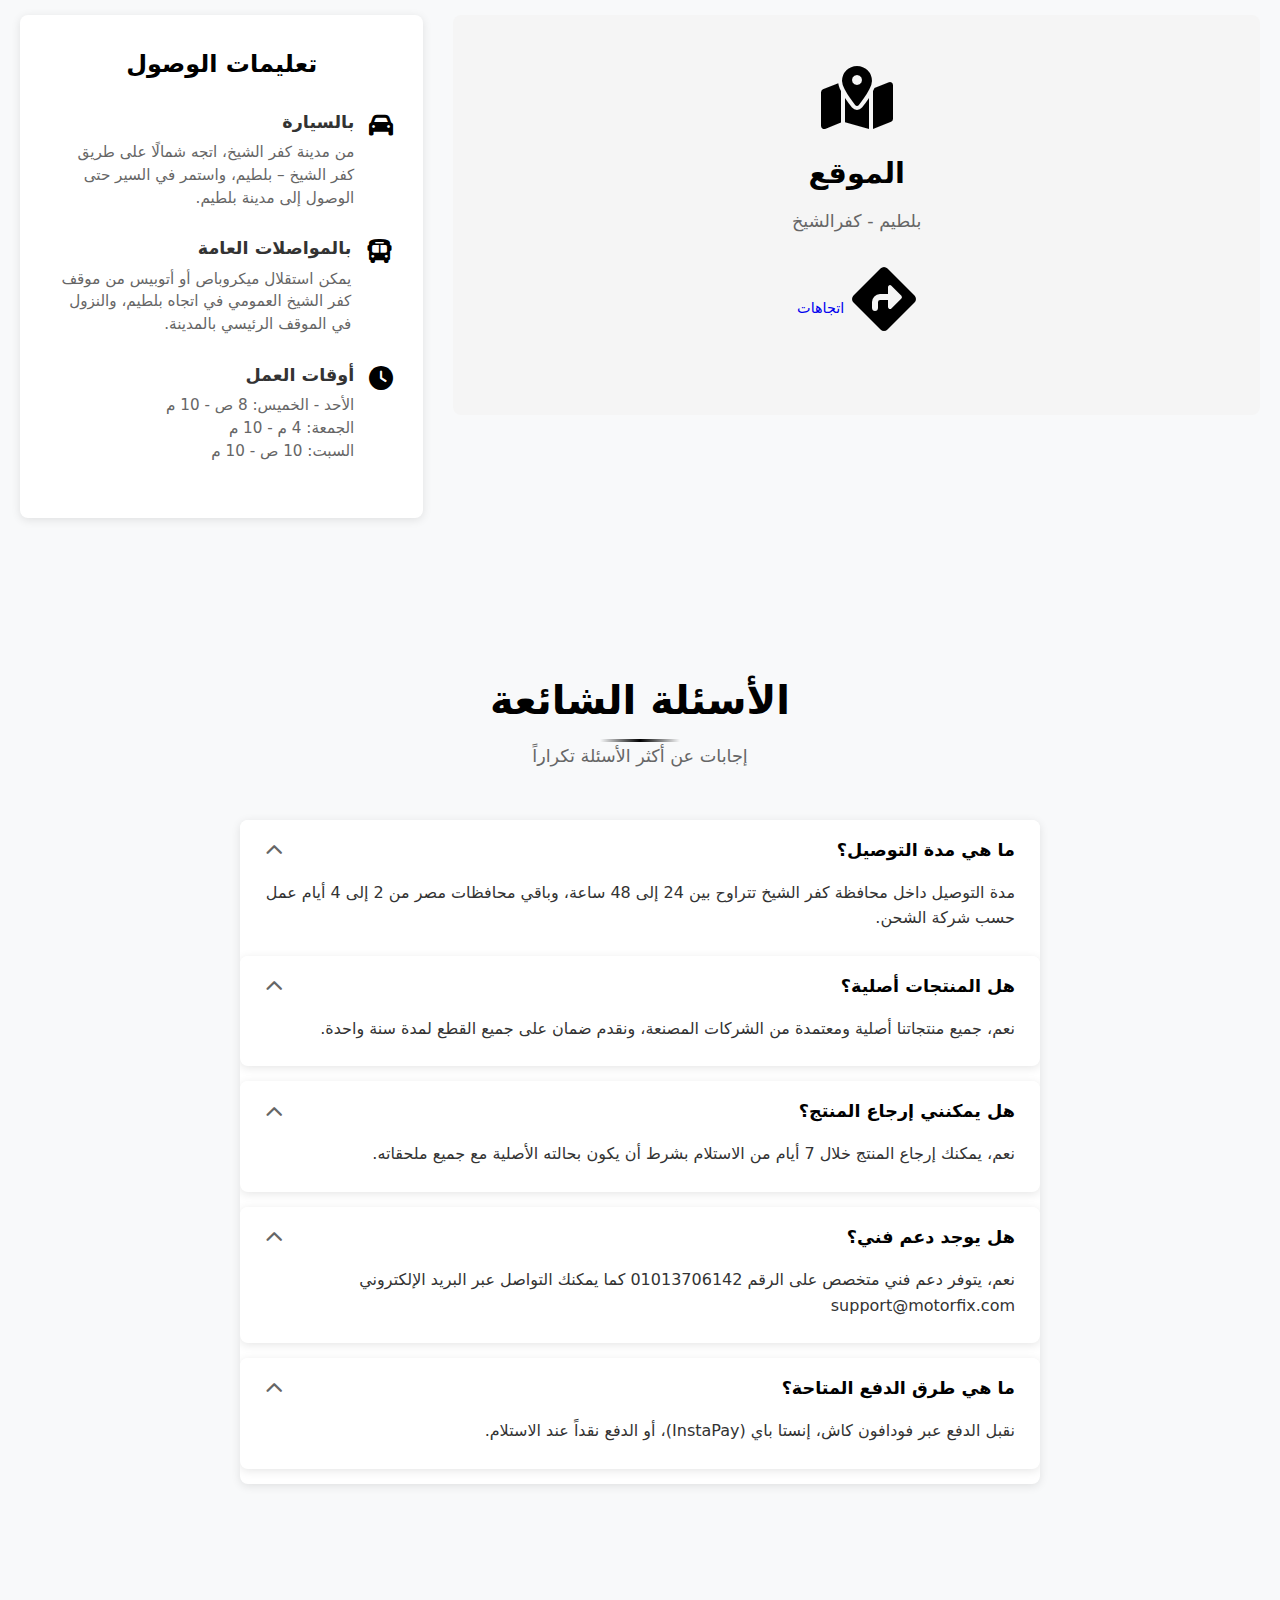
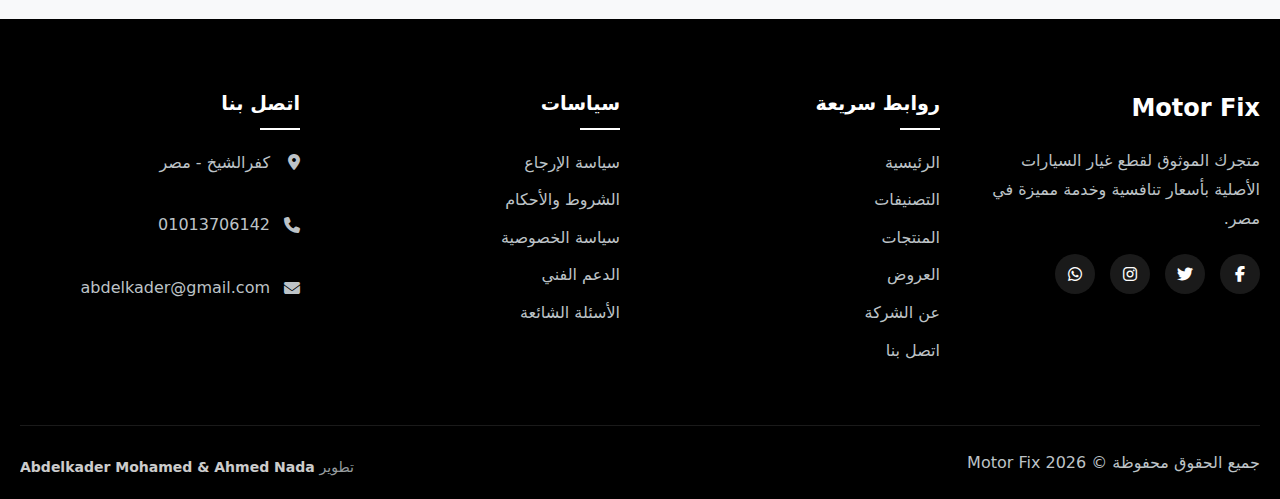
<file: html/contact.html>
<!DOCTYPE html>
<html lang="ar" dir="rtl">
<head>
    <meta charset="UTF-8">
    <meta name="viewport" content="width=device-width, initial-scale=1.0">
    <title>اتصل بنا - Motor Fix</title>
    <link rel="stylesheet" href="../css/contact.css">
    <link rel="stylesheet" href="../css/index.css">
    <link rel="stylesheet" href="https://cdnjs.cloudflare.com/ajax/libs/font-awesome/6.4.0/css/all.min.css">
    <link rel="icon" href="./favicon.ico" type="image/x-icon">
    <link rel="icon" href="./favIcon/favicon-32x32.png" type="image/png" sizes="32x32">
    <link rel="icon" href="./favicon-16x16.png" type="image/png" sizes="16x16">
</head>
<body>
  <!-- Header -->
    <header class="header">
      <div class="container">
        <nav class="navbar">
          <div class="logo">
            <a href="../index.html">
              <img src="../assets/images/logo.png" alt="Motor Fix" class="logo-img" />
            </a>
          </div>

          <ul class="nav-links">
            <li><a href="../index.html">الرئيسية</a></li>
            <li><a href="categories.html">التصنيفات</a></li>
            <li><a href="products.html">المنتجات</a></li>
            <li><a href="offers.html">العروض</a></li>
            <li><a href="about.html">عن الشركة</a></li>
            <li><a href="contact.html">اتصل بنا</a></li>
            <li class="cart-icon">
              <a href="cart.html">
                <i class="fas fa-shopping-cart"></i>
                <span class="cart-count">0</span>
              </a>
            </li>
            <li class="favorite-icon">
              <a href="fav.html">
                <i class="fas fa-heart"></i>
                <span class="favorite-count">0</span>
              </a>
            </li>
          </ul>

          <div class="mobile-menu-btn">
            <i class="fas fa-bars"></i>
          </div>
        </nav>
      </div>
    </header>

    <!-- Contact Hero -->
    <section class="contact-hero">
        <div class="container">
            <div class="hero-content">
                <h1>اتصل بنا</h1>
                <p>نحن هنا لمساعدتك في أي استفسار</p>
            </div>
        </div>
    </section>

    <!-- Contact Section -->
    <section class="contact-section section-padding">
        <div class="container">
            <div class="contact-container">
                <div class="contact-info">
                    <div class="info-card">
                        <div class="info-icon">
                            <i class="fas fa-map-marker-alt"></i>
                        </div>
                        <div class="info-content">
                            <h3>عنواننا</h3>
                            <p>
                                بلطيم – محافظة كفر الشيخ<br>
                                جمهورية مصر العربية
                            </p>                        </div>
                    </div>
                    
                    <div class="info-card">
                        <div class="info-icon">
                            <i class="fas fa-phone"></i>
                        </div>
                        <div class="info-content">
                            <h3>هاتفنا</h3>
                            <p>+201013706142<br>+201013706142</p>
                            <p class="info-hours">من الأحد إلى الخميس: 8 صباحاً - 10 مساءً</p>
                        </div>
                    </div>
                    
                    <div class="info-card">
                        <div class="info-icon">
                            <i class="fas fa-envelope"></i>
                        </div>
                        <div class="info-content">
                            <h3>البريد الإلكتروني</h3>
                            <p>info@motorfix.com<br>support@motorfix.com</p>
                            <p class="info-hours">نرد خلال 24 ساعة</p>
                        </div>
                    </div>
                    
                    <div class="info-card">
                        <div class="info-icon">
                            <i class="fas fa-headset"></i>
                        </div>
                        <div class="info-content">
                            <h3>الدعم الفني</h3>
                            <p>متاح على مدار الساعة<br>للإجابة على استفساراتكم الفنية</p>
                            <p class="info-hours">الدعم الفني: +201013706142</p>
                        </div>
                    </div>
                </div>
                
                <div class="contact-form-card">
                    <div class="form-header">
                        <h2>أرسل لنا رسالة</h2>
                        <p>سنكون سعداء بالرد عليك في أقرب وقت</p>
                    </div>
                    
                    <form id="contactForm">
                        <div class="form-row">
                            <div class="form-group">
                                <label for="contactName">الاسم الكامل *</label>
                                <input type="text" id="contactName" name="name" required>
                            </div>
                            <div class="form-group">
                                <label for="contactEmail">البريد الإلكتروني *</label>
                                <input type="email" id="contactEmail" name="email" required>
                            </div>
                        </div>
                        
                        <div class="form-group">
                            <label for="contactPhone">رقم الهاتف</label>
                            <input type="tel" id="contactPhone" name="phone">
                        </div>
                        
                        <div class="form-group">
                            <label for="contactSubject">الموضوع *</label>
                            <select id="contactSubject" name="subject" required>
                                <option value="">اختر الموضوع</option>
                                <option value="استفسار عام">استفسار عام</option>
                                <option value="استفسار عن منتج">استفسار عن منتج</option>
                                <option value="دعم فني">دعم فني</option>
                                <option value="شكوى">شكوى</option>
                                <option value="اقتراح">اقتراح</option>
                                <option value="شراكة">شراكة</option>
                            </select>
                        </div>
                        
                        <div class="form-group">
                            <label for="contactMessage">الرسالة *</label>
                            <textarea id="contactMessage" name="message" rows="5" required></textarea>
                        </div>
                        
                        <button type="submit" class="btn btn-primary">
                            <i class="fas fa-paper-plane"></i> إرسال الرسالة
                        </button>
                    </form>
                </div>
            </div>
        </div>
    </section>

    <!-- Map Section -->
    <section class="map-section">
        <div class="container">
            <div class="section-header">
                <h2>موقعنا على الخريطة</h2>
                <p>تعرف على كيفية الوصول إلينا</p>
            </div>
            
            <div class="map-container">
                <div class="map-placeholder">
                    <div class="map-content">
                        <i class="fas fa-map-marked-alt"></i>
                        <h3>الموقع</h3>
                        <p>بلطيم - كفرالشيخ </p>
                        <div class="map-actions">
                            <a href="https://maps.app.goo.gl/9E6MWDozuwMopHP16" class="btn btn-secondary">
                                <i class="fas fa-directions"></i> اتجاهات
                            </a>
                        </div>
                    </div>
                </div>
                
                <div class="map-info">
                    <h3>تعليمات الوصول</h3>
                    <ul class="directions-list">
                        <li>
                            <i class="fas fa-car"></i>
                            <div>
                                <h4>بالسيارة</h4>
                                <p>
                                    من مدينة كفر الشيخ، اتجه شمالًا على طريق كفر الشيخ – بلطيم،
                                    واستمر في السير حتى الوصول إلى مدينة بلطيم.
                                </p>
                            </div>
                        </li>
                
                        <li>
                            <i class="fas fa-bus"></i>
                            <div>
                                <h4>بالمواصلات العامة</h4>
                                <p>
                                    يمكن استقلال ميكروباص أو أتوبيس من موقف كفر الشيخ العمومي
                                    في اتجاه بلطيم، والنزول في الموقف الرئيسي بالمدينة.
                                </p>
                            </div>
                        </li>
                
                        <li>
                            <i class="fas fa-clock"></i>
                            <div>
                                <h4>أوقات العمل</h4>
                                <p>
                                    الأحد - الخميس: 8 ص - 10 م<br>
                                    الجمعة: 4 م - 10 م<br>
                                    السبت: 10 ص - 10 م
                                </p>
                            </div>
                        </li>
                    </ul>
                </div>
                
            </div>
        </div>
    </section>

    <!-- FAQ Section -->
    <section class="faq-section section-padding bg-light">
        <div class="container">
            <div class="section-header">
                <h2>الأسئلة الشائعة</h2>
                <p>إجابات عن أكثر الأسئلة تكراراً</p>
            </div>
            
            <div class="faq-container">
                <div class="faq-item">
                    <button class="faq-question">
                        ما هي مدة التوصيل؟
                        <i class="fas fa-chevron-down"></i>
                    </button>
                    <div class="faq-answer">
                        <p>
                            مدة التوصيل داخل محافظة كفر الشيخ تتراوح بين 24 إلى 48 ساعة،
                            وباقي محافظات مصر من 2 إلى 4 أيام عمل حسب شركة الشحن.
                        </p                       
                 </div>
                </div>
                
                <div class="faq-item">
                    <button class="faq-question">
                        هل المنتجات أصلية؟
                        <i class="fas fa-chevron-down"></i>
                    </button>
                    <div class="faq-answer">
                        <p>نعم، جميع منتجاتنا أصلية ومعتمدة من الشركات المصنعة، ونقدم ضمان على جميع القطع لمدة سنة واحدة.</p>
                    </div>
                </div>
                
                <div class="faq-item">
                    <button class="faq-question">
                        هل يمكنني إرجاع المنتج؟
                        <i class="fas fa-chevron-down"></i>
                    </button>
                    <div class="faq-answer">
                        <p>نعم، يمكنك إرجاع المنتج خلال 7 أيام من الاستلام بشرط أن يكون بحالته الأصلية مع جميع ملحقاته.</p>
                    </div>
                </div>
                
                <div class="faq-item">
                    <button class="faq-question">
                        هل يوجد دعم فني؟
                        <i class="fas fa-chevron-down"></i>
                    </button>
                    <div class="faq-answer">
                        <p>نعم، يتوفر دعم فني متخصص على الرقم 01013706142  كما يمكنك التواصل عبر البريد الإلكتروني support@motorfix.com</p>
                    </div>
                </div>
                
                <div class="faq-item">
                    <button class="faq-question">
                        ما هي طرق الدفع المتاحة؟
                        <i class="fas fa-chevron-down"></i>
                    </button>
                    <div class="faq-answer">
                        <p>
                            نقبل الدفع عبر فودافون كاش، إنستا باي (InstaPay)،
                            أو الدفع نقداً عند الاستلام.
                        </p>
                                            </div>
                </div>
            </div>
        </div>
    </section>

 <!-- Footer -->
    <footer class="footer">
      <div class="container">
        <div class="footer-grid">
          <div class="footer-col">
            <h3>Motor Fix</h3>
            <p>
              متجرك الموثوق لقطع غيار السيارات الأصلية بأسعار تنافسية وخدمة
              مميزة في مصر.
            </p>
            <div class="social-links">
              <a href="#"><i class="fab fa-facebook-f"></i></a>
              <a href="#"><i class="fab fa-twitter"></i></a>
              <a href="#"><i class="fab fa-instagram"></i></a>
              <a href="#"><i class="fab fa-whatsapp"></i></a>
            </div>
          </div>

          <div class="footer-col">
            <h4>روابط سريعة</h4>
            <ul>
              <li><a href="../index.html">الرئيسية</a></li>
              <li><a href="categories.html">التصنيفات</a></li>
              <li><a href="products.html">المنتجات</a></li>
              <li><a href="offers.html">العروض</a></li>
              <li><a href="about.html">عن الشركة</a></li>
              <li><a href="contact.html">اتصل بنا</a></li>
            </ul>
          </div>

          <div class="footer-col">
            <h4>سياسات</h4>
            <ul>
              <li><a href="contact.html">سياسة الإرجاع</a></li>
              <li><a href="contact.html">الشروط والأحكام</a></li>
              <li><a href="contact.html">سياسة الخصوصية</a></li>
              <li><a href="contact.html">الدعم الفني</a></li>
              <li><a href="contact.html">الأسئلة الشائعة</a></li>
            </ul>
          </div>

          <div class="footer-col">
            <h4>اتصل بنا</h4>
            <ul class="contact-info">
              <li>
                <i class="fas fa-map-marker-alt"></i>
                <span>كفرالشيخ - مصر</span>
              </li>
              <li>
                <i class="fas fa-phone"></i>
                <span>01013706142</span>
              </li>
              <li>
                <i class="fas fa-envelope"></i>
                <span>abdelkader@gmail.com</span>
              </li>
            </ul>
          </div>
        </div>
       <div class="footer-bottom">
          <p>
            جميع الحقوق محفوظة &copy;
            <span class="current-year">2026</span> Motor Fix
          </p>
          <p class="developer-credit">
            <a
              href="https://api.whatsapp.com/send?phone=201013706142"
              target="_blank"
              class="developer-link"
            >
              Abdelkader Mohamed &
            </a>
            <a
              href="https://api.whatsapp.com/send?phone=201010942959"
              target="_blank"
              class="developer-link"
            >
              Ahmed Nada
            </a>
            تطوير
          </p>
        </div>
      </div>
    </footer>

    <script src="../js/contact.js"></script>
</body>
</html>
</file>
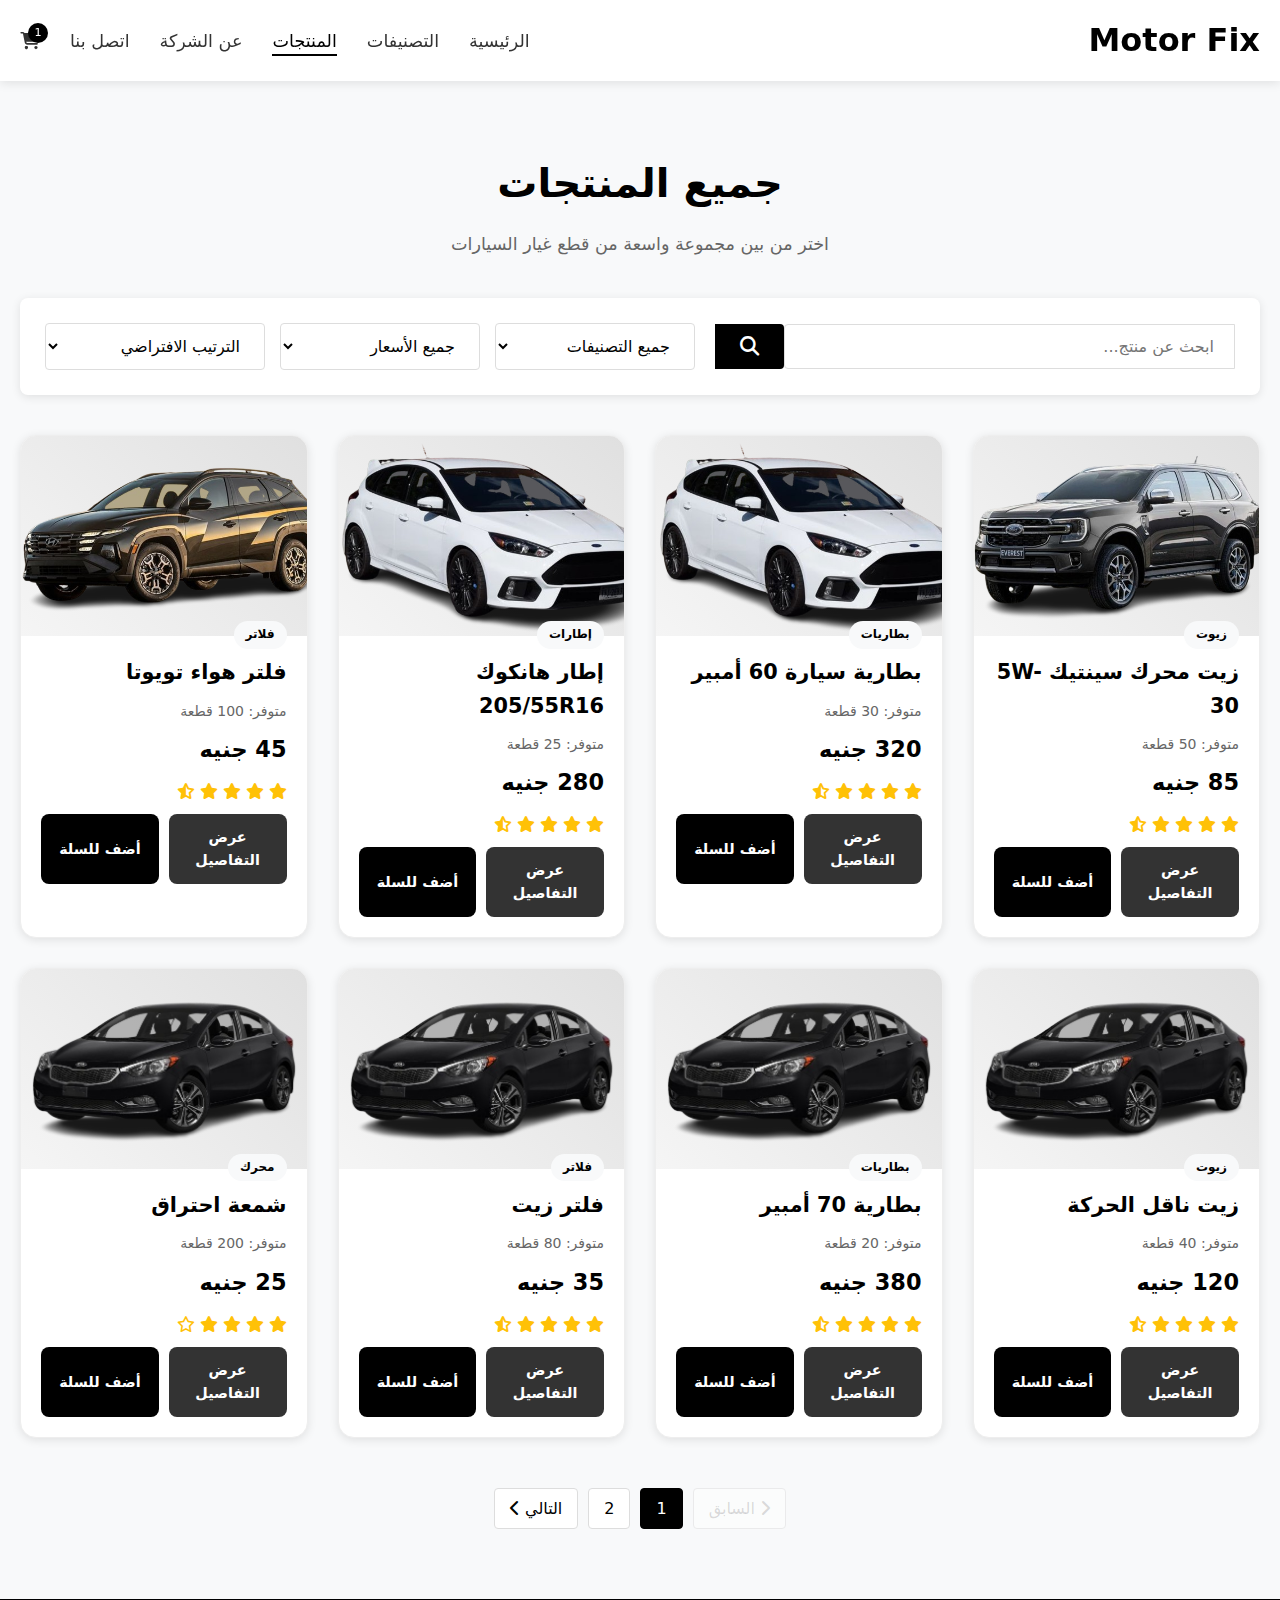
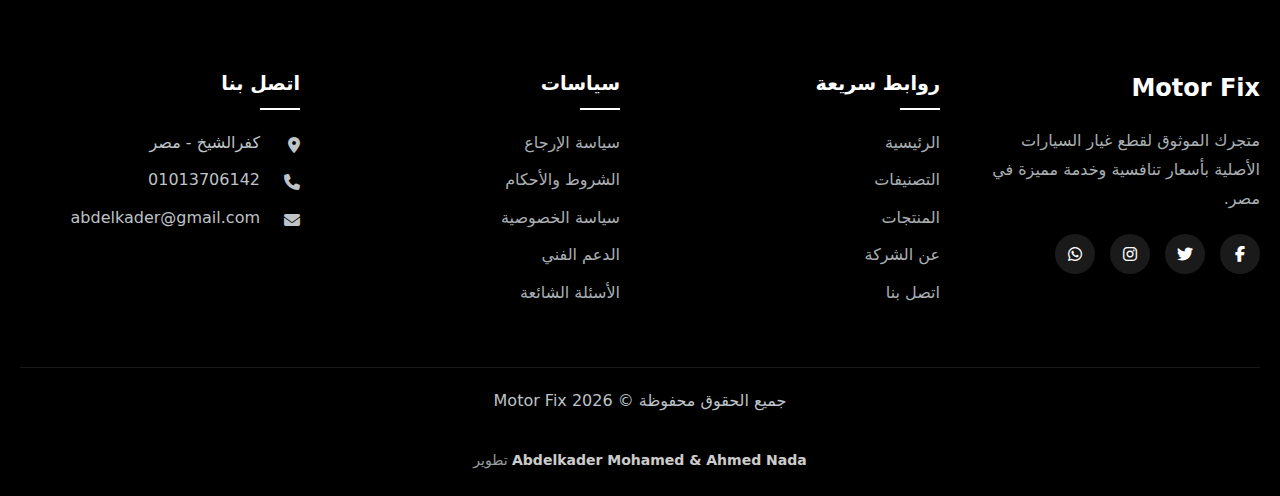
<file: html/products.html>
<!DOCTYPE html>
<html lang="ar" dir="rtl">
<head>
    <meta charset="UTF-8">
    <meta name="viewport" content="width=device-width, initial-scale=1.0">
    <title>المنتجات - Motor Fix</title>
    <link rel="stylesheet" href="https://cdnjs.cloudflare.com/ajax/libs/font-awesome/6.4.0/css/all.min.css">
    <link rel="stylesheet" href="../css/products.css">
    <link rel="stylesheet" href="../css/index.css">
    <link rel="icon" href="../favicon.ico" type="image/x-icon">
    <link rel="icon" href="../favIcon/favicon-32x32.png" type="image/png" sizes="32x32">
    <link rel="icon" href="../favicon-16x16.png" type="image/png" sizes="16x16">
</head>
<body>
    <!-- Header -->
    <header class="header">
        <div class="container">
            <nav class="navbar">
                <div class="logo">
                    <h1><a href="../index.html">Motor Fix</a></h1>
                </div>
                
                <ul class="nav-links">
                    <li><a href="../index.html">الرئيسية</a></li>
                    <li><a href="categories.html">التصنيفات</a></li>
                    <li><a href="products.html" class="active">المنتجات</a></li>
                    <li><a href="about.html">عن الشركة</a></li>
                    <li><a href="contact.html">اتصل بنا</a></li>
                    <li class="cart-icon">
                        <a href="cart.html">
                            <i class="fas fa-shopping-cart"></i>
                            <span class="cart-count">0</span>
                        </a>
                    </li>
                </ul>
                
                <div class="mobile-menu-btn">
                    <i class="fas fa-bars"></i>
                </div>
            </nav>
        </div>
    </header>

    <!-- Products Section -->
    <section class="products-section section-padding">
        <div class="container">
            <div class="products-header">
                <h1>جميع المنتجات</h1>
                <p>اختر من بين مجموعة واسعة من قطع غيار السيارات</p>
            </div>
            
            <div class="products-filter">
                <div class="search-box">
                    <input type="text" id="searchInput" placeholder="ابحث عن منتج...">
                    <button id="searchBtn"><i class="fas fa-search"></i></button>
                </div>
                
                <div class="filter-controls">
                    <select id="categoryFilter">
                        <option value="">جميع التصنيفات</option>
                        <option value="زيوت">زيوت</option>
                        <option value="بطاريات">بطاريات</option>
                        <option value="إطارات">إطارات</option>
                        <option value="فلاتر">فلاتر</option>
                        <option value="محرك">محرك</option>
                        <option value="كهرباء">كهرباء</option>
                    </select>
                    
                    <select id="priceFilter">
                        <option value="">جميع الأسعار</option>
                        <option value="0-100">حتى 100 جنيه</option>
                        <option value="100-300">100 - 300 جنيه</option>
                        <option value="300-500">300 - 500 جنيه</option>
                        <option value="500-1000">500 - 1000 جنيه</option>
                        <option value="1000+">أكثر من 1000 جنيه</option>
                    </select>
                    
                    <select id="sortFilter">
                        <option value="default">الترتيب الافتراضي</option>
                        <option value="price-low">السعر: من الأقل للأعلى</option>
                        <option value="price-high">السعر: من الأعلى للأقل</option>
                        <option value="name">الاسم: أ-ي</option>
                    </select>
                </div>
            </div>
            
            <div class="products-container">
                <div class="products-grid" id="productsGrid">
                    <!-- Products will be loaded by JavaScript -->
                </div>
                
                <div class="products-pagination" id="pagination">
                    <!-- Pagination will be loaded by JavaScript -->
                </div>
            </div>
        </div>
    </section>

 <!-- Footer -->
<footer class="footer">
    <div class="container">
        <div class="footer-grid">
            <div class="footer-col">
                <h3>Motor Fix</h3>
                <p>متجرك الموثوق لقطع غيار السيارات الأصلية بأسعار تنافسية وخدمة مميزة في مصر.</p>
                <div class="social-links">
                    <a href="#"><i class="fab fa-facebook-f"></i></a>
                    <a href="#"><i class="fab fa-twitter"></i></a>
                    <a href="#"><i class="fab fa-instagram"></i></a>
                    <a href="#"><i class="fab fa-whatsapp"></i></a>

                </div>
            </div>
            
            <div class="footer-col">
                <h4>روابط سريعة</h4>
                <ul>
                    <li><a href="index.html">الرئيسية</a></li>
                    <li><a href="categories.html">التصنيفات</a></li>
                    <li><a href="products.html">المنتجات</a></li>
                    <li><a href="about.html">عن الشركة</a></li>
                    <li><a href="contact.html">اتصل بنا</a></li>
                </ul>
            </div>
            
            <div class="footer-col">
                <h4>سياسات</h4>
                <ul>
                    <li><a href="contact.html">سياسة الإرجاع</a></li>
                    <li><a href="contact.html" class="active">الشروط والأحكام</a></li>
                    <li><a href="contact.html">سياسة الخصوصية</a></li>
                    <li><a href="contact.html">الدعم الفني</a></li>
                    <li><a href="contact.html">الأسئلة الشائعة</a></li>
                </ul>
            </div>
            
            <div class="footer-col">
                <h4>اتصل بنا</h4>
                <ul class="contact-info">
                    <li>
                        <i class="fas fa-map-marker-alt"></i>
                        <span> كفرالشيخ - مصر </span>
                    </li>
                    <li>
                        <i class="fas fa-phone"></i>
                        <span>01013706142</span>
                    </li>
                    <li>
                        <i class="fas fa-envelope"></i>
                        <span>abdelkader@gmail.com</span>
                    </li>
                </ul>
            </div>
        </div>
        
        <div class="footer-bottom">
            <p>جميع الحقوق محفوظة &copy; <span class="current-year">2026</span> Motor Fix</p>
            <p class="developer-credit">
                تطوير 
                <a href="https://api.whatsapp.com/send?phone=201013706142" target="_blank" class="developer-link">
                    Abdelkader Mohamed &
                </a> 
                <a href="https://api.whatsapp.com/send?phone=201010942959" target="_blank" class="developer-link">
                    Ahmed Nada
                </a>
            </p>
        </div>
    </div>
</footer>
    <script src="../js/products.js"></script>
</body>
</html>
</file>
<file: css/index.css>
/* Global Styles */
* {
  margin: 0;
  padding: 0;
  box-sizing: border-box;
  font-family:
    system-ui,
    -apple-system,
    "Segoe UI",
    Roboto,
    "Helvetica Neue",
    sans-serif;
}

:root {
  --primary-color: #000000;
  --secondary-color: #333333;
  --accent-color: #666666;
  --light-color: #ffffff;
  --gray-light: #f5f5f5;
  --gray: #e0e0e0;
  --bg-primary: #ffffff;
  --bg-secondary: #f8f9fa;
  --border-color: #ddd;
  --border-light: #eee;
  --text-primary: #000000;
  --text-secondary: #333333;
  --text-muted: #666666;
  --success-color: #28a745;
  --danger-color: #dc3545;
  --warning-color: #ffc107;
  --shadow: 0 2px 10px rgba(0, 0, 0, 0.1);
  --shadow-hover: 0 5px 20px rgba(0, 0, 0, 0.15);
  --transition: all 0.3s ease;
}

body {
  background-color: var(--bg-secondary);
  color: var(--text-primary);
  line-height: 1.6;
}

.container {
  max-width: 1400px;
  margin: 0 auto;
  padding: 0 20px;
}

.section-padding {
  padding: 70px 0;
}

/* Header Styles */
.header {
  background-color: var(--bg-primary);
  box-shadow: var(--shadow);
  position: sticky;
  top: 0;
  z-index: 1000;
}

.navbar {
  display: flex;
  justify-content: space-between;
  align-items: center;
  padding: 15px 0;
}

/* Logo Styles */
.logo {
  display: flex;
  align-items: center;
}

.logo-img {
  height: 50px;
  width: auto;
  max-width: 200px;
  object-fit: contain;
  transition: var(--transition);
}

.logo-img:hover {
  transform: scale(1.05);
}

.nav-links {
  display: flex;
  align-items: center;
  gap: 30px;
  list-style: none;
}

.nav-links a {
  text-decoration: none;
  color: var(--text-secondary);
  font-weight: 500;
  transition: var(--transition);
  position: relative;
}

.nav-links a:hover,
.nav-links a.active {
  color: var(--primary-color);
}

.nav-links a.active::after {
  content: "";
  position: absolute;
  bottom: -5px;
  left: 0;
  width: 100%;
  height: 2px;
  background-color: var(--primary-color);
}

.cart-icon,
.favorite-icon {
  position: relative;
}

.cart-count,
.favorite-count {
  position: absolute;
  top: -8px;
  right: -8px;
  background-color: var(--primary-color);
  color: var(--light-color);
  font-size: 0.7rem;
  padding: 2px 5px;
  border-radius: 50%;
  min-width: 18px;
  text-align: center;
}

.mobile-menu-btn {
  display: none;
  font-size: 1.5rem;
  cursor: pointer;
  color: var(--primary-color);
}

/* Hero Section - Custom with moving icons */
.hero-section {
  background: linear-gradient(135deg, #0e111f 0%, #000000 100%);
  position: relative;
  min-height: 600px;
  display: flex;
  align-items: center;
  overflow: hidden;
  color: var(--light-color);
}

.hero-section::before {
  content: "";
  position: absolute;
  top: 0;
  left: 0;
  right: 0;
  bottom: 0;
  background: rgba(0, 0, 0, 0.6);
  z-index: 1;
}

.moving-icons {
  position: absolute;
  top: 0;
  left: 0;
  width: 100%;
  height: 100%;
  z-index: 2;
  pointer-events: none;
}

.moving-icon {
  position: absolute;
  font-size: 2.5rem;
  color: rgba(255, 255, 255, 0.2);
  animation: float 15s infinite linear;
}

.moving-icon:nth-child(1) {
  top: 10%;
  left: 5%;
  animation-duration: 18s;
  font-size: 3rem;
}
.moving-icon:nth-child(2) {
  top: 20%;
  right: 10%;
  animation-duration: 22s;
  font-size: 4rem;
  animation-delay: -2s;
}
.moving-icon:nth-child(3) {
  bottom: 15%;
  left: 15%;
  animation-duration: 20s;
  font-size: 3.5rem;
  animation-delay: -5s;
}
.moving-icon:nth-child(4) {
  top: 60%;
  right: 20%;
  animation-duration: 25s;
  font-size: 4.5rem;
  animation-delay: -8s;
}
.moving-icon:nth-child(5) {
  bottom: 30%;
  left: 30%;
  animation-duration: 17s;
  font-size: 3rem;
  animation-delay: -3s;
}
.moving-icon:nth-child(6) {
  top: 40%;
  right: 40%;
  animation-duration: 30s;
  font-size: 5rem;
  animation-delay: -12s;
}
.moving-icon:nth-child(7) {
  bottom: 40%;
  right: 5%;
  animation-duration: 24s;
  font-size: 3.8rem;
  animation-delay: -7s;
}
.moving-icon:nth-child(8) {
  top: 75%;
  left: 45%;
  animation-duration: 28s;
  font-size: 4.2rem;
  animation-delay: -15s;
}

@keyframes float {
  0% {
    transform: translateY(0) rotate(0deg) scale(1);
    opacity: 0.2;
  }
  25% {
    transform: translateY(-30px) rotate(5deg) scale(1.1);
    opacity: 0.3;
  }
  50% {
    transform: translateY(20px) rotate(-5deg) scale(0.9);
    opacity: 0.2;
  }
  75% {
    transform: translateY(-15px) rotate(3deg) scale(1.05);
    opacity: 0.3;
  }
  100% {
    transform: translateY(0) rotate(0deg) scale(1);
    opacity: 0.2;
  }
}

.hero-content {
  position: relative;
  z-index: 3;
  max-width: 800px;
  margin: 0 auto;
  text-align: center;
}

.hero-content h1 {
  font-size: 3.5rem;
  font-weight: 700;
  margin-bottom: 20px;
  text-shadow: 2px 2px 4px rgba(0, 0, 0, 0.3);
  animation: fadeInUp 1s ease;
}

.hero-content p {
  font-size: 1.3rem;
  margin-bottom: 40px;
  opacity: 0.95;
  animation: fadeInUp 1s ease 0.2s both;
}

.hero-stats {
  display: flex;
  justify-content: center;
  gap: 50px;
  flex-wrap: wrap;
  animation: fadeInUp 1s ease 0.4s both;
}

.stat-item {
  display: flex;
  flex-direction: column;
  align-items: center;
}

.stat-number {
  font-size: 2.5rem;
  font-weight: bold;
  color: var(--warning-color);
}

.stat-label {
  font-size: 1rem;
  opacity: 0.9;
  text-transform: uppercase;
  letter-spacing: 1px;
}

@keyframes fadeInUp {
  from {
    opacity: 0;
    transform: translateY(30px);
  }
  to {
    opacity: 1;
    transform: translateY(0);
  }
}

/* Products Section */
.section-header {
  text-align: center;
  margin-bottom: 50px;
}

.section-header h2 {
  font-size: 2.5rem;
  color: var(--primary-color);
  margin-bottom: 10px;
  position: relative;
  display: inline-block;
}

.section-header h2::after {
  content: "";
  position: absolute;
  bottom: -10px;
  left: 50%;
  transform: translateX(-50%);
  width: 80px;
  height: 3px;
  background: linear-gradient(
    to right,
    transparent,
    var(--primary-color),
    transparent
  );
}

.section-header p {
  color: var(--text-muted);
  font-size: 1.1rem;
}

.products-grid {
  display: grid;
  grid-template-columns: repeat(auto-fill, minmax(280px, 1fr));
  gap: 30px;
  margin-bottom: 50px;
}

/* Product Card */
.product-card {
  background: var(--bg-primary);
  border-radius: 16px;
  overflow: hidden;
  box-shadow: var(--shadow);
  transition: var(--transition);
  border: 1px solid var(--border-light);
  position: relative;
}

.product-card:hover {
  transform: translateY(-10px);
  box-shadow: var(--shadow-hover);
}

.product-badge {
  position: absolute;
  top: 15px;
  right: 15px;
  background-color: var(--primary-color);
  color: var(--light-color);
  padding: 5px 15px;
  border-radius: 30px;
  font-size: 0.8rem;
  font-weight: bold;
  z-index: 2;
}

.product-badge.popular {
  background-color: var(--warning-color);
  color: var(--text-primary);
}

.product-image {
  height: 200px;
  overflow: hidden;
  position: relative;
  background: linear-gradient(45deg, #f5f5f5, #e0e0e0);
}

.product-image img {
  width: 100%;
  height: 100%;
  object-fit: cover;
  transition: transform 0.6s ease;
}

.product-card:hover .product-image img {
  transform: scale(1.1);
}

.product-content {
  padding: 20px;
}

.product-category {
  display: inline-block;
  padding: 4px 12px;
  background-color: var(--bg-secondary);
  border-radius: 30px;
  font-size: 0.75rem;
  color: var(--primary-color);
  margin-bottom: 10px;
}

.product-title {
  font-size: 1.2rem;
  margin-bottom: 10px;
  color: var(--primary-color);
  font-weight: 600;
}

.product-description {
  font-size: 0.9rem;
  color: var(--text-muted);
  margin-bottom: 15px;
  line-height: 1.5;
}

.product-pricing {
  display: flex;
  align-items: center;
  gap: 15px;
  margin-bottom: 15px;
  flex-wrap: wrap;
}

.original-price {
  color: var(--text-muted);
  text-decoration: line-through;
  font-size: 0.9rem;
}

.current-price {
  color: var(--primary-color);
  font-weight: bold;
  font-size: 1.4rem;
}

.product-meta {
  display: flex;
  justify-content: space-between;
  align-items: center;
  padding: 15px 0;
  border-top: 1px solid var(--border-color);
  border-bottom: 1px solid var(--border-color);
  margin-bottom: 15px;
  font-size: 0.85rem;
}

.product-rating {
  display: flex;
  align-items: center;
  gap: 5px;
}

.product-rating i {
  color: var(--warning-color);
}

.product-rating span {
  color: var(--text-muted);
}

.product-stock {
  color: var(--text-muted);
  display: flex;
  align-items: center;
  gap: 5px;
}

.product-stock.in-stock {
  color: var(--success-color);
}

.product-actions {
  display: flex;
  gap: 10px;
}

.btn {
  flex: 1;
  padding: 12px;
  border: none;
  border-radius: 8px;
  font-size: 0.9rem;
  cursor: pointer;
  transition: var(--transition);
  display: flex;
  align-items: center;
  justify-content: center;
  gap: 8px;
  text-decoration: none;
}

.btn-primary {
  background-color: var(--primary-color);
  color: var(--light-color);
}

.btn-primary:hover {
  background-color: var(--secondary-color);
  transform: translateY(-2px);
}

.btn-outline {
  background-color: transparent;
  border: 1px solid var(--border-color);
  color: var(--text-secondary);
}

.btn-outline:hover {
  background-color: var(--primary-color);
  border-color: var(--primary-color);
  color: var(--light-color);
}

.btn-favorite {
  width: 45px;
  padding: 12px !important;
  flex: none !important;
}

.btn-favorite:hover {
  background-color: var(--danger-color);
  border-color: var(--danger-color);
  color: var(--light-color);
}

/* Offers Section (Bundles) */
.offers-section {
  background-color: var(--bg-secondary);
}

.bundles-grid {
  display: grid;
  grid-template-columns: repeat(3, 1fr);
  gap: 30px;
  margin-bottom: 40px;
}

.bundle-card {
  background: var(--bg-primary);
  border-radius: 16px;
  overflow: hidden;
  box-shadow: var(--shadow);
  transition: var(--transition);
  border: 1px solid var(--border-light);
  position: relative;
}

.bundle-card:hover {
  transform: translateY(-10px);
  box-shadow: var(--shadow-hover);
}

.bundle-badge {
  position: absolute;
  top: 15px;
  right: 15px;
  background-color: var(--primary-color);
  color: var(--light-color);
  padding: 5px 15px;
  border-radius: 30px;
  font-size: 0.8rem;
  font-weight: bold;
  z-index: 2;
}

.bundle-badge.save {
  left: 15px;
  right: auto;
  background-color: var(--success-color);
}

.bundle-image {
  height: 200px;
  overflow: hidden;
  position: relative;
  background: linear-gradient(45deg, #f5f5f5, #e0e0e0);
}

.bundle-image img {
  width: 100%;
  height: 100%;
  object-fit: cover;
  transition: transform 0.6s ease;
}

.bundle-card:hover .bundle-image img {
  transform: scale(1.1);
}

.bundle-items-preview {
  position: absolute;
  bottom: 15px;
  right: 15px;
  left: 15px;
  display: flex;
  justify-content: center;
  gap: 10px;
}

.bundle-items-preview span {
  width: 35px;
  height: 35px;
  border-radius: 50%;
  background-color: var(--light-color);
  display: flex;
  align-items: center;
  justify-content: center;
  font-size: 0.8rem;
  font-weight: bold;
  color: var(--primary-color);
  box-shadow: var(--shadow);
  border: 2px solid var(--light-color);
}

.bundle-content {
  padding: 20px;
}

.bundle-category {
  display: inline-block;
  padding: 4px 12px;
  background-color: var(--bg-secondary);
  border-radius: 30px;
  font-size: 0.75rem;
  color: var(--primary-color);
  margin-bottom: 10px;
}

.bundle-title {
  font-size: 1.2rem;
  margin-bottom: 10px;
  color: var(--primary-color);
  font-weight: 600;
}

.bundle-description {
  font-size: 0.9rem;
  color: var(--text-muted);
  margin-bottom: 15px;
}

.bundle-items-list {
  background-color: var(--bg-secondary);
  border-radius: 8px;
  padding: 12px;
  margin-bottom: 15px;
}

.bundle-items-list h4 {
  font-size: 0.9rem;
  color: var(--text-secondary);
  margin-bottom: 8px;
  display: flex;
  align-items: center;
  gap: 5px;
}

.bundle-items {
  list-style: none;
  margin: 0;
  padding: 0;
}

.bundle-item {
  display: flex;
  align-items: center;
  padding: 5px 0;
  border-bottom: 1px dashed var(--border-color);
  font-size: 0.85rem;
}

.bundle-item:last-child {
  border-bottom: none;
}

.bundle-item i {
  color: var(--success-color);
  margin-left: 5px;
  font-size: 0.7rem;
}

.bundle-item span {
  flex: 1;
  color: var(--text-secondary);
}

.item-qty {
  color: var(--primary-color);
  font-weight: bold;
  margin-left: 5px;
  font-size: 0.8rem;
}

.bundle-pricing {
  display: flex;
  align-items: center;
  gap: 10px;
  margin-bottom: 12px;
  flex-wrap: wrap;
}

.bundle-original-price {
  color: var(--text-muted);
  text-decoration: line-through;
  font-size: 0.9rem;
}

.bundle-current-price {
  color: var(--primary-color);
  font-weight: bold;
  font-size: 1.4rem;
}

.bundle-savings {
  background-color: var(--success-color);
  color: var(--light-color);
  padding: 3px 10px;
  border-radius: 30px;
  font-size: 0.8rem;
  font-weight: bold;
}

.load-more-container {
  text-align: center;
}

.btn-load-more {
  background: none;
  border: 2px solid var(--primary-color);
  color: var(--primary-color);
  padding: 12px 40px;
  font-size: 1.1rem;
  border-radius: 30px;
  transition: var(--transition);
  cursor: pointer;
  font-weight: 600;
  text-decoration: none;
  display: inline-flex;
  align-items: center;
  gap: 8px;
}

.btn-load-more:hover {
  background-color: var(--primary-color);
  color: var(--light-color);
  transform: translateY(-2px);
}

/* Features Section */
.features-section {
  background-color: var(--bg-primary);
  padding: 70px 0;
}

.features-grid {
  display: grid;
  grid-template-columns: repeat(4, 1fr);
  gap: 30px;
}

.feature-item {
  text-align: center;
  padding: 30px 20px;
  background-color: var(--bg-secondary);
  border-radius: 12px;
  box-shadow: var(--shadow);
  transition: var(--transition);
}

.feature-item:hover {
  transform: translateY(-5px);
  box-shadow: var(--shadow-hover);
}

.feature-item i {
  font-size: 2.5rem;
  color: var(--primary-color);
  margin-bottom: 15px;
}

.feature-item h3 {
  font-size: 1.2rem;
  margin-bottom: 10px;
  color: var(--primary-color);
}

.feature-item p {
  color: var(--text-muted);
  font-size: 0.95rem;
}

/* Footer */
.footer {
  background-color: var(--primary-color);
  color: var(--light-color);
  padding: 70px 0 20px;
}

.footer-grid {
  display: grid;
  grid-template-columns: repeat(4, 1fr);
  gap: 40px;
  margin-bottom: 50px;
}

.footer-col h3 {
  font-size: 1.5rem;
  margin-bottom: 20px;
}

.footer-col h4 {
  font-size: 1.2rem;
  margin-bottom: 20px;
  position: relative;
  padding-bottom: 10px;
}

.footer-col h4::after {
  content: "";
  position: absolute;
  bottom: 0;
  right: 0;
  width: 40px;
  height: 2px;
  background-color: var(--light-color);
}

.footer-col p {
  color: #bdc3c7;
  margin-bottom: 20px;
  line-height: 1.8;
}

.social-links {
  display: flex;
  gap: 15px;
}

.social-links a {
  width: 40px;
  height: 40px;
  background-color: rgba(255, 255, 255, 0.1);
  border-radius: 50%;
  display: flex;
  align-items: center;
  justify-content: center;
  color: var(--light-color);
  text-decoration: none;
  transition: var(--transition);
}

.social-links a:hover {
  background-color: #143343;
  transform: translateY(-3px);
}

.footer-col ul {
  list-style: none;
  padding: 0;
}

.footer-col ul li {
  margin-bottom: 12px;
}

.footer-col ul li a {
  color: #bdc3c7;
  text-decoration: none;
  transition: var(--transition);
}

.footer-col ul li a:hover {
  color: var(--light-color);
  padding-right: 5px;
}

.contact-info li {
  display: flex;
  align-items: center;
  gap: 10px;
  color: #bdc3c7;
}

.contact-info i {
  width: 20px;
}

.footer-bottom {
  border-top: 1px solid rgba(255, 255, 255, 0.1);
  padding-top: 20px;
  display: flex;
  justify-content: space-between;
  align-items: center;
  flex-wrap: wrap;
  gap: 20px;
}

.footer-bottom p {
  color: #bdc3c7;
}

.developer-credit {
  direction: ltr;
}

.developer-link {
  color: var(--light-color);
  text-decoration: none;
  transition: var(--transition);
}

.developer-link:hover {
  color: #1d8687;
}

/* Notification Styles */
@keyframes slideIn {
  from {
    opacity: 0;
    transform: translateX(-100%);
  }
  to {
    opacity: 1;
    transform: translateX(0);
  }
}

@keyframes slideOut {
  from {
    opacity: 1;
    transform: translateX(0);
  }
  to {
    opacity: 0;
    transform: translateX(-100%);
  }
}

/* Responsive Design */
@media (max-width: 1200px) {
  .products-grid {
    grid-template-columns: repeat(3, 1fr);
  }

  .bundles-grid {
    grid-template-columns: repeat(2, 1fr);
  }

  .features-grid {
    grid-template-columns: repeat(2, 1fr);
  }

  .footer-grid {
    grid-template-columns: repeat(2, 1fr);
  }
}

@media (max-width: 992px) {
  .hero-content h1 {
    font-size: 2.8rem;
  }

  .hero-stats {
    gap: 30px;
  }

  .nav-links {
    display: none;
    position: absolute;
    top: 100%;
    left: 0;
    right: 0;
    background-color: var(--bg-primary);
    flex-direction: column;
    padding: 20px;
    box-shadow: var(--shadow);
    gap: 15px;
  }

  .nav-links.active {
    display: flex;
  }

  .mobile-menu-btn {
    display: block;
  }

  .products-grid {
    grid-template-columns: repeat(2, 1fr);
  }

  .logo-img {
    height: 45px;
    max-width: 180px;
  }
}

@media (max-width: 768px) {
  .hero-content h1 {
    font-size: 2.2rem;
  }

  .hero-content p {
    font-size: 1.1rem;
  }

  .hero-stats {
    flex-direction: column;
    gap: 15px;
  }

  .section-header h2 {
    font-size: 2rem;
  }

  .products-grid {
    grid-template-columns: 1fr;
  }

  .bundles-grid {
    grid-template-columns: 1fr;
  }

  .features-grid {
    grid-template-columns: 1fr;
  }

  .footer-grid {
    grid-template-columns: 1fr;
  }

  .footer-bottom {
    flex-direction: column;
    text-align: center;
  }

  .bundle-actions {
    flex-wrap: wrap;
  }

  .bundle-actions .btn {
    flex: 1 1 100%;
  }

  .logo-img {
    height: 40px;
    max-width: 150px;
  }
}

@media (max-width: 576px) {
  .hero-content h1 {
    font-size: 1.8rem;
  }

  .hero-content p {
    font-size: 1rem;
  }

  .bundle-pricing {
    flex-direction: column;
    align-items: flex-start;
  }

  .btn-load-more {
    width: 100%;
  }

  .logo-img {
    height: 35px;
    max-width: 130px;
  }
}

/* Animation for moving icons on mobile */
@media (max-width: 768px) {
  .moving-icon {
    font-size: 2rem;
  }

  .moving-icon:nth-child(1) {
    font-size: 2.2rem;
  }
  .moving-icon:nth-child(2) {
    font-size: 2.8rem;
  }
  .moving-icon:nth-child(3) {
    font-size: 2.5rem;
  }
  .moving-icon:nth-child(4) {
    font-size: 3rem;
  }
  .moving-icon:nth-child(5) {
    font-size: 2.2rem;
  }
  .moving-icon:nth-child(6) {
    font-size: 3.2rem;
  }
  .moving-icon:nth-child(7) {
    font-size: 2.8rem;
  }
  .moving-icon:nth-child(8) {
    font-size: 3rem;
  }
}
</file>
<file: css/about.css>
.about-hero {
    background: linear-gradient(rgba(0, 0, 0, 0.7), rgba(0, 0, 0, 0.7)), url('../assets/images/hero-bg.png');
    background-size: cover;
    background-position: center;
    color: #ffffff !important;
    padding: 100px 0;
    text-align: center;
}

.about-hero h1 {
    font-size: 3.5rem;
    margin-bottom: 20px;
    font-weight: 700;
    color: #ffffff !important;
}

.about-hero p {
    font-size: 1.3rem;
    opacity: 0.9;
    color: #ffffff !important;
}

.about-content {
    padding: 80px 0;
}

.about-grid {
    display: grid;
    grid-template-columns: 1fr 1fr;
    gap: 60px;
    align-items: center;
}

.about-text h2 {
    font-size: 2rem;
    margin: 30px 0 20px;
    color: var(--primary-color);
}

.about-text h2:first-child {
    margin-top: 0;
}

.about-text p {
    margin-bottom: 20px;
    line-height: 1.8;
    color: var(--secondary-color);
}

.about-image img {
    width: 100%;
    height: auto;
    border-radius: 8px;
    box-shadow: var(--shadow);
}

.values-grid {
    display: grid;
    grid-template-columns: repeat(auto-fit, minmax(250px, 1fr));
    gap: 30px;
}

.value-card {
    text-align: center;
    padding: 40px 30px;
    background-color: var(--light-color);
    border-radius: 8px;
    box-shadow: var(--shadow);
    transition: var(--transition);
}

.value-card:hover {
    transform: translateY(-5px);
}

.value-icon {
    font-size: 3rem;
    color: var(--primary-color);
    margin-bottom: 20px;
}

.value-card h3 {
    font-size: 1.5rem;
    margin-bottom: 15px;
    color: var(--primary-color);
}

.value-card p {
    color: var(--accent-color);
    line-height: 1.6;
}

.stats-grid {
    display: grid;
    grid-template-columns: repeat(auto-fit, minmax(200px, 1fr));
    gap: 30px;
}

.stat-card {
    text-align: center;
    padding: 30px;
}

.stat-number {
    font-size: 3rem;
    font-weight: bold;
    color: var(--primary-color);
    margin-bottom: 10px;
}

.stat-text {
    font-size: 1.2rem;
    color: var(--accent-color);
    font-weight: 600;
}

.team-grid {
    display: grid;
    grid-template-columns: repeat(auto-fit, minmax(250px, 1fr));
    gap: 30px;
}

.team-card {
    background-color: var(--light-color);
    border-radius: 8px;
    overflow: hidden;
    box-shadow: var(--shadow);
    transition: var(--transition);
}

.team-card:hover {
    transform: translateY(-5px);
}

.team-image {
    height: 250px;
    overflow: hidden;
}

.team-image img {
    width: 100%;
    height: 100%;
    object-fit: cover;
    transition: var(--transition);
}

.team-card:hover .team-image img {
    transform: scale(1.05);
}

.team-info {
    padding: 25px;
    text-align: center;
}

.team-info h3 {
    font-size: 1.3rem;
    margin-bottom: 5px;
    color: var(--primary-color);
}

.team-info p {
    color: var(--accent-color);
}

/* Responsive Design */
@media (max-width: 992px) {
    .about-grid {
        grid-template-columns: 1fr;
        gap: 40px;
    }
    
    .about-image {
        order: -1;
    }
    
    .about-hero h1 {
        font-size: 2.8rem;
    }
}

@media (max-width: 768px) {
    .about-hero {
        padding: 70px 0;
    }
    
    .about-hero h1 {
        font-size: 2.2rem;
    }
    
    .about-hero p {
        font-size: 1.1rem;
    }
    
    .about-content {
        padding: 50px 0;
    }
    
    .about-text h2 {
        font-size: 1.8rem;
    }
}

@media (max-width: 576px) {
    .stat-number {
        font-size: 2.5rem;
    }
    
    .team-image {
        height: 200px;
    }
}
/* Reset & Base Styles */
* {
    margin: 0;
    padding: 0;
    box-sizing: border-box;
}

:root {
    --primary-color: #000000;
    --secondary-color: #333333;
    --accent-color: #666666;
    --light-color: #ffffff;
    --gray-light: #f5f5f5;
    --gray: #e0e0e0;
    --border-color: #ddd;
    --shadow: 0 2px 10px rgba(0, 0, 0, 0.1);
    --transition: all 0.3s ease;
}

body {
    font-family: 'Cairo', 'Segoe UI', Tahoma, Geneva, Verdana, sans-serif;
    line-height: 1.6;
    color: var(--primary-color);
    background-color: var(--light-color);
    direction: rtl;
    text-align: right;
}

.container {
    width: 100%;
    max-width: 1200px;
    margin: 0 auto;
    padding: 0 20px;
}

a {
    text-decoration: none;
    color: inherit;
}

ul {
    list-style: none;
}

.btn {
    display: inline-block;
    padding: 12px 30px;
    border: none;
    border-radius: 4px;
    cursor: pointer;
    font-weight: bold;
    transition: var(--transition);
    text-align: center;
    font-size: 16px;
}

.btn-primary {
    background-color: var(--primary-color);
    color: var(--light-color);
}

.btn-primary:hover {
    background-color: var(--secondary-color);
}

.btn-secondary {
    background-color: transparent;
    color: var(--primary-color);
    border: 2px solid var(--primary-color);
}

.btn-secondary:hover {
    background-color: var(--primary-color);
    color: var(--light-color);
}

.section-padding {
    padding: 80px 0;
}

.bg-light {
    background-color: var(--gray-light);
}

.text-center {
    text-align: center;
}

.section-header {
    text-align: center;
    margin-bottom: 50px;
}

.section-header h2 {
    font-size: 2.5rem;
    margin-bottom: 15px;
    color: var(--primary-color);
}

.section-header p {
    color: var(--accent-color);
    font-size: 1.1rem;
}

/* Header */
.header {
    background-color: var(--light-color);
    box-shadow: var(--shadow);
    position: sticky;
    top: 0;
    z-index: 1000;
}

.navbar {
    display: flex;
    justify-content: space-between;
    align-items: center;
    padding: 20px 0;
}

.logo h1 {
    font-size: 2rem;
    font-weight: 700;
    color: var(--primary-color);
}

.logo a:hover {
    color: var(--primary-color);
}

.nav-links {
    display: flex;
    align-items: center;
    gap: 30px;
}

.nav-links a {
    font-weight: 600;
    font-size: 1.1rem;
    transition: var(--transition);
    position: relative;
}

.nav-links a:hover,
.nav-links a.active {
    color: var(--primary-color);
}

.nav-links a.active::after {
    content: '';
    position: absolute;
    bottom: -5px;
    right: 0;
    width: 100%;
    height: 2px;
    background-color: var(--primary-color);
}

.cart-icon,
.favorite-icon {
    position: relative;
}

.cart-count,
.favorite-count {
    position: absolute;
    top: -8px;
    right: -8px;
    background-color: var(--primary-color);
    color: var(--light-color);
    font-size: 0.7rem;
    width: 18px;
    height: 18px;
    border-radius: 50%;
    display: flex;
    align-items: center;
    justify-content: center;
}

.mobile-menu-btn {
    display: none;
    font-size: 1.5rem;
    cursor: pointer;
}

/* Hero Section */
.hero {
    background: linear-gradient(rgba(0, 0, 0, 0.8), rgba(0, 0, 0, 0.8)), url('../assets/images/hero-bg.jpg');
    background-size: cover;
    background-position: center;
    color: var(--light-color);
    padding: 100px 0;
    text-align: center;
}

.hero-content h2 {
    font-size: 3.5rem;
    margin-bottom: 20px;
    font-weight: 700;
}

.hero-content p {
    font-size: 1.3rem;
    margin-bottom: 40px;
    max-width: 700px;
    margin-right: auto;
    margin-left: auto;
    opacity: 0.9;
}

.hero-buttons {
    display: flex;
    gap: 20px;
    justify-content: center;
    flex-wrap: wrap;
}

/* Categories Section */
.categories-grid {
    display: grid;
    grid-template-columns: repeat(auto-fit, minmax(250px, 1fr));
    gap: 30px;
}

.category-card {
    background-color: var(--light-color);
    padding: 30px;
    border-radius: 8px;
    box-shadow: var(--shadow);
    text-align: center;
    transition: var(--transition);
}

.category-card:hover {
    transform: translateY(-5px);
    box-shadow: 0 5px 20px rgba(0, 0, 0, 0.15);
}

.category-icon {
    font-size: 3rem;
    color: var(--primary-color);
    margin-bottom: 20px;
}

.category-card h3 {
    font-size: 1.5rem;
    margin-bottom: 10px;
    color: var(--primary-color);
}

.category-card p {
    color: var(--accent-color);
    margin-bottom: 20px;
}

.category-link {
    color: var(--primary-color);
    font-weight: 600;
    display: inline-block;
    padding: 8px 20px;
    border: 2px solid var(--primary-color);
    border-radius: 4px;
    transition: var(--transition);
}

.category-link:hover {
    background-color: var(--primary-color);
    color: var(--light-color);
}

/* Products Grid */
.products-grid {
    display: grid;
    grid-template-columns: repeat(auto-fill, minmax(280px, 1fr));
    gap: 30px;
    margin-bottom: 40px;
}

.product-card {
    background-color: var(--light-color);
    border-radius: 8px;
    overflow: hidden;
    box-shadow: var(--shadow);
    transition: var(--transition);
}

.product-card:hover {
    transform: translateY(-5px);
    box-shadow: 0 10px 25px rgba(0, 0, 0, 0.1);
}

.product-image {
    height: 200px;
    overflow: hidden;
}

.product-image img {
    width: 100%;
    height: 100%;
    object-fit: cover;
    transition: var(--transition);
}

.product-card:hover .product-image img {
    transform: scale(1.05);
}

.product-info {
    padding: 20px;
}

.product-info h3 {
    font-size: 1.3rem;
    margin-bottom: 10px;
    color: var(--primary-color);
}

.product-price {
    font-size: 1.4rem;
    font-weight: bold;
    color: var(--primary-color);
    margin-bottom: 15px;
    display: block;
}

.product-rating {
    color: #ffc107;
    margin-bottom: 15px;
}

.product-actions {
    display: flex;
    gap: 10px;
}

.btn-view,
.btn-add-cart {
    flex: 1;
    padding: 10px;
    font-size: 14px;
}

.btn-view {
    background-color: var(--secondary-color);
    color: var(--light-color);
}

.btn-add-cart {
    background-color: var(--primary-color);
    color: var(--light-color);
}

.btn-view:hover {
    background-color: var(--accent-color);
}

.btn-add-cart:hover {
    background-color: var(--secondary-color);
}

/* Why Choose Section */
.features-grid {
    display: grid;
    grid-template-columns: repeat(auto-fit, minmax(250px, 1fr));
    gap: 30px;
}

.feature-card {
    text-align: center;
    padding: 30px;
}

.feature-icon {
    font-size: 3rem;
    color: var(--primary-color);
    margin-bottom: 20px;
}

.feature-card h3 {
    font-size: 1.5rem;
    margin-bottom: 15px;
    color: var(--primary-color);
}

.feature-card p {
    color: var(--accent-color);
}

/* Footer */
.footer {
    background-color: var(--primary-color);
    color: var(--light-color);
    padding: 60px 0 20px;
}

.footer-grid {
    display: grid;
    grid-template-columns: repeat(auto-fit, minmax(250px, 1fr));
    gap: 40px;
    margin-bottom: 40px;
}

.footer-col h3,
.footer-col h4 {
    color: var(--light-color);
    margin-bottom: 20px;
    font-size: 1.3rem;
}

.footer-col h3 {
    font-size: 1.8rem;
}

.footer-col p {
    margin-bottom: 20px;
    opacity: 0.9;
}

.footer-col ul li {
    margin-bottom: 10px;
}

.footer-col ul li a {
    opacity: 0.9;
    transition: var(--transition);
}

.footer-col ul li a:hover {
    opacity: 1;
    padding-right: 5px;
}

.social-links {
    display: flex;
    gap: 15px;
}

.social-links a {
    display: inline-flex;
    align-items: center;
    justify-content: center;
    width: 40px;
    height: 40px;
    background-color: rgba(255, 255, 255, 0.1);
    border-radius: 50%;
    transition: var(--transition);
}

.social-links a:hover {
    background-color: var(--light-color);
    color: var(--primary-color);
}

.contact-info li {
    display: flex;
    align-items: flex-start;
    margin-bottom: 15px;
}

.contact-info i {
    margin-left: 10px;
    margin-top: 5px;
}

.footer-bottom {
    text-align: center;
    padding-top: 20px;
    border-top: 1px solid rgba(255, 255, 255, 0.1);
}

/* Responsive Design */
@media (max-width: 992px) {
    .hero-content h2 {
        font-size: 2.8rem;
    }
    
    .section-header h2 {
        font-size: 2.2rem;
    }
}

@media (max-width: 768px) {
    .nav-links {
        display: none;
        position: absolute;
        top: 100%;
        right: 0;
        background-color: var(--light-color);
        width: 100%;
        flex-direction: column;
        padding: 20px;
        box-shadow: var(--shadow);
    }
    
    .nav-links.active {
        display: flex;
    }
    
    .mobile-menu-btn {
        display: block;
    }
    
    .hero-content h2 {
        font-size: 2.2rem;
    }
    
    .hero-content p {
        font-size: 1.1rem;
    }
    
    .hero-buttons {
        flex-direction: column;
        align-items: center;
    }
    
    .btn {
        width: 100%;
        max-width: 300px;
    }
}

@media (max-width: 576px) {
    .section-padding {
        padding: 50px 0;
    }
    
    .hero {
        padding: 70px 0;
    }
    
    .hero-content h2 {
        font-size: 1.8rem;
    }
    
    .section-header h2 {
        font-size: 1.8rem;
    }
    
    .categories-grid,
    .products-grid,
    .features-grid {
        grid-template-columns: 1fr;
    }
}
.developer-credit {
    margin-top: 10px;
    font-size: 14px;
    opacity: 0.8;
}

.developer-link {
    color: #ffffff; 
    font-weight: bold;
    transition: var(--transition);
}

.developer-link:hover {
    color: #158d89;
    text-decoration: none;
}

.footer-bottom {
    text-align: center;
    padding-top: 20px;
    border-top: 1px solid rgba(255, 255, 255, 0.1);
    display: flex;
    flex-direction: column;
    align-items: center;
}

.footer-bottom p {
    margin-bottom: 5px;
}
</file>
<file: css/cart.css>
/* Cart Page Specific Styles */
.cart-section {
  padding: 60px 0;
}

.cart-header {
  text-align: center;
  margin-bottom: 40px;
}

.cart-header h1 {
  font-size: 2.5rem;
  margin-bottom: 15px;
  color: var(--primary-color);
  display: flex;
  align-items: center;
  justify-content: center;
  gap: 15px;
}

.cart-header p {
  color: var(--accent-color);
  font-size: 1.1rem;
}

.cart-container {
  display: grid;
  grid-template-columns: 2fr 1fr;
  gap: 30px;
}

.cart-items {
  background-color: var(--light-color);
  border-radius: 8px;
  box-shadow: var(--shadow);
  padding: 30px;
  min-height: 300px;
}

.cart-empty {
  text-align: center;
  padding: 60px 20px;
  color: var(--accent-color);
}

.cart-empty i {
  font-size: 4rem;
  margin-bottom: 20px;
  color: var(--gray);
}

.cart-empty h3 {
  font-size: 1.8rem;
  margin-bottom: 15px;
  color: var(--primary-color);
}

.cart-empty p {
  margin-bottom: 30px;
  font-size: 1.1rem;
}

.cart-item {
  display: grid;
  grid-template-columns: auto 1fr auto;
  gap: 20px;
  padding: 20px;
  border-bottom: 1px solid var(--border-color);
  align-items: center;
}

.cart-item:last-child {
  border-bottom: none;
}

.cart-item-image {
  width: 100%;
  height: 120px;
  border-radius: 4px;
  overflow: hidden;
}

.cart-item-image img {
  width: 100%;
  height: 100%;
  object-fit: cover;
}

.cart-item-info {
  padding: 0 20px;
}

.cart-item-name {
  font-size: 1.3rem;
  margin-bottom: 10px;
  color: var(--primary-color);
  font-weight: 600;
}

.cart-item-price {
  font-size: 1.4rem;
  font-weight: bold;
  color: var(--primary-color);
  margin-bottom: 15px;
  display: block;
}

.cart-item-controls {
  display: flex;
  align-items: center;
  gap: 10px;
}

.quantity-control {
  display: flex;
  align-items: center;
  border: 1px solid var(--border-color);
  border-radius: 4px;
  overflow: hidden;
}

.quantity-btn {
  background-color: var(--gray-light);
  border: none;
  width: 40px;
  height: 40px;
  cursor: pointer;
  font-size: 1.2rem;
  transition: var(--transition);
}

.quantity-btn:hover {
  background-color: var(--gray);
}

.quantity-input {
  width: 60px;
  height: 40px;
  border: none;
  text-align: center;
  font-size: 1.1rem;
  font-weight: bold;
}

.remove-item {
  background-color: transparent;
  border: none;
  color: #dc3545;
  cursor: pointer;
  font-size: 1.2rem;
  padding: 8px;
  border-radius: 4px;
  transition: var(--transition);
}

.remove-item:hover {
  background-color: rgba(220, 53, 69, 0.1);
}

.cart-item-total {
  font-size: 1.4rem;
  font-weight: bold;
  color: var(--primary-color);
  text-align: left;
}

.cart-summary {
  background-color: var(--light-color);
  border-radius: 8px;
  box-shadow: var(--shadow);
  padding: 30px;
  height: fit-content;
  position: sticky;
  top: 100px;
}

.cart-summary h3 {
  font-size: 1.8rem;
  margin-bottom: 25px;
  color: var(--primary-color);
  text-align: center;
}

.summary-details {
  margin-bottom: 30px;
}

.summary-row {
  display: flex;
  justify-content: space-between;
  align-items: center;
  padding: 15px 0;
  border-bottom: 1px solid var(--border-color);
}

.summary-row.total {
  border-bottom: none;
  font-size: 1.4rem;
  font-weight: bold;
  color: var(--primary-color);
  padding-top: 20px;
}

.btn-checkout {
  width: 100%;
  margin-bottom: 15px;
  padding: 15px;
  font-size: 1.1rem;
}

.cart-actions {
  display: flex;
  justify-content: space-between;
  margin-top: 30px;
  padding-top: 20px;
  border-top: 1px solid var(--border-color);
}

/* Responsive Design */
@media (max-width: 992px) {
  .cart-container {
    grid-template-columns: 1fr;
  }

  .cart-summary {
    position: static;
  }
}

@media (max-width: 768px) {
  .cart-item {
    grid-template-columns: 1fr;
    text-align: center;
  }

  .cart-item-image {
    margin: 0 auto;
  }

  .cart-item-info {
    padding: 0;
  }

  .cart-item-total {
    text-align: center;
  }
}

@media (max-width: 576px) {
  .cart-header h1 {
    font-size: 2rem;
  }

  .cart-items,
  .cart-summary {
    padding: 20px;
  }

  .quantity-control {
    justify-content: center;
  }
}

.developer-credit {
  margin-top: 10px;
  font-size: 14px;
  opacity: 0.8;
}

.developer-link {
  color: #ffffff;
  font-weight: bold;
  transition: var(--transition);
}

.developer-link:hover {
  color: #5b0678;
  text-decoration: none;
}

.footer-bottom {
  text-align: center;
  padding-top: 20px;
  border-top: 1px solid rgba(255, 255, 255, 0.1);
  display: flex;
  flex-direction: column;
  align-items: center;
}

.footer-bottom p {
  margin-bottom: 5px;
}
</file>
<file: css/contact.css>
/* Contact Page Specific Styles */
.contact-hero {
  background:
    linear-gradient(rgba(0, 0, 0, 0.7), rgba(0, 0, 0, 0.7)),
    url("../assets/images/hero-bg.png");
  background-size: cover;
  background-position: center;
  color: #ffffff !important;
  padding: 100px 0;
  text-align: center;
}

.contact-hero h1 {
  font-size: 3.5rem;
  margin-bottom: 20px;
  font-weight: 700;
  color: #ffffff !important;
}

.contact-hero p {
  font-size: 1.3rem;
  opacity: 0.9;
  color: #ffffff !important;
}

.contact-section {
  padding: 80px 0;
}

.contact-container {
  display: grid;
  grid-template-columns: 1fr 1.5fr;
  gap: 40px;
}

.contact-info {
  display: flex;
  flex-direction: column;
  gap: 25px;
}

.info-card {
  background-color: var(--light-color);
  border-radius: 8px;
  box-shadow: var(--shadow);
  padding: 25px;
  display: flex;
  gap: 20px;
  transition: var(--transition);
}

.info-card:hover {
  transform: translateY(-5px);
}

.info-icon {
  width: 60px;
  height: 60px;
  background-color: var(--primary-color);
  color: var(--light-color);
  border-radius: 50%;
  display: flex;
  align-items: center;
  justify-content: center;
  font-size: 1.5rem;
  flex-shrink: 0;
}

.info-content h3 {
  font-size: 1.3rem;
  margin-bottom: 10px;
  color: var(--primary-color);
}

.info-content p {
  color: var(--secondary-color);
  margin-bottom: 5px;
  line-height: 1.6;
}

.info-hours {
  font-size: 0.9rem;
  color: var(--accent-color);
  margin-top: 10px;
  font-style: italic;
}

.contact-form-card {
  background-color: var(--light-color);
  border-radius: 8px;
  box-shadow: var(--shadow);
  padding: 40px;
}

.form-header {
  text-align: center;
  margin-bottom: 30px;
}

.form-header h2 {
  font-size: 2rem;
  margin-bottom: 10px;
  color: var(--primary-color);
}

.form-header p {
  color: var(--accent-color);
  font-size: 1.1rem;
}

.form-group {
  margin-bottom: 25px;
}

.form-group label {
  display: block;
  margin-bottom: 8px;
  font-weight: 600;
  color: var(--secondary-color);
}

.form-group input,
.form-group select,
.form-group textarea {
  width: 100%;
  padding: 12px 15px;
  border: 1px solid var(--border-color);
  border-radius: 4px;
  font-size: 16px;
  transition: var(--transition);
}

.form-group input:focus,
.form-group select:focus,
.form-group textarea:focus {
  outline: none;
  border-color: var(--primary-color);
  box-shadow: 0 0 0 3px rgba(0, 0, 0, 0.1);
}

.form-group textarea {
  resize: vertical;
}

.form-row {
  display: grid;
  grid-template-columns: 1fr 1fr;
  gap: 20px;
}

.form-row .form-group {
  margin-bottom: 0;
}

.map-section {
  padding: 80px 0;
}

.map-container {
  display: grid;
  grid-template-columns: 2fr 1fr;
  gap: 30px;
  margin-top: 40px;
}

.map-placeholder {
  background-color: var(--gray-light);
  border-radius: 8px;
  height: 400px;
  display: flex;
  align-items: center;
  justify-content: center;
  position: relative;
  overflow: hidden;
}

.map-content {
  text-align: center;
  z-index: 2;
  padding: 20px;
}

.map-content i {
  font-size: 4rem;
  color: var(--primary-color);
  margin-bottom: 20px;
}

.map-content h3 {
  font-size: 1.8rem;
  margin-bottom: 10px;
  color: var(--primary-color);
}

.map-content p {
  color: var(--accent-color);
  margin-bottom: 20px;
  font-size: 1.1rem;
}

.map-info {
  background-color: var(--light-color);
  border-radius: 8px;
  padding: 30px;
  box-shadow: var(--shadow);
}

.map-info h3 {
  font-size: 1.5rem;
  margin-bottom: 25px;
  color: var(--primary-color);
  text-align: center;
}


.directions-list {
  list-style: none;
}

.directions-list li {
  display: flex;
  gap: 15px;
  margin-bottom: 25px;
  align-items: flex-start;
}

.directions-list i {
  font-size: 1.5rem;
  color: var(--primary-color);
  margin-top: 5px;
  flex-shrink: 0;
}

.directions-list h4 {
  font-size: 1.1rem;
  margin-bottom: 5px;
  color: var(--secondary-color);
}

.directions-list p {
  color: var(--accent-color);
  font-size: 0.95rem;
  line-height: 1.5;
}

.faq-section {
  padding: 80px 0;
}

.faq-container {
  max-width: 800px;
  margin: 0 auto;
}

.faq-item {
  background-color: var(--light-color);
  border-radius: 8px;
  margin-bottom: 15px;
  overflow: hidden;
  box-shadow: var(--shadow);
}

.faq-question {
  width: 100%;
  padding: 20px 25px;
  background-color: var(--light-color);
  border: none;
  text-align: right;
  font-size: 1.1rem;
  font-weight: 600;
  color: var(--primary-color);
  cursor: pointer;
  display: flex;
  justify-content: space-between;
  align-items: center;
  transition: var(--transition);
}

.faq-question:hover {
  background-color: var(--gray-light);
}

.faq-question i {
  transition: transform 0.3s ease;
  color: var(--accent-color);
}

.faq-item.active .faq-question i {
  transform: rotate(180deg);
}

.faq-answer {
  padding: 0 25px;
  max-height: 0;
  overflow: hidden;
  transition:
    max-height 0.3s ease,
    padding 0.3s ease;
}

.faq-item.active .faq-answer {
  padding: 0 25px 25px;
  max-height: 500px;
}

.faq-answer p {
  color: var(--secondary-color);
  line-height: 1.6;
}

/* Responsive Design */
@media (max-width: 992px) {
  .contact-container {
    grid-template-columns: 1fr;
  }

  .contact-info {
    order: 2;
  }

  .map-container {
    grid-template-columns: 1fr;
  }

  .map-placeholder {
    height: 300px;
  }
}

@media (max-width: 768px) {
  .contact-hero h1 {
    font-size: 2.5rem;
  }

  .contact-hero p {
    font-size: 1.1rem;
  }

  .contact-form-card {
    padding: 30px;
  }

  .form-row {
    grid-template-columns: 1fr;
    gap: 0;
  }

  .form-row .form-group {
    margin-bottom: 25px;
  }

  .faq-question {
    font-size: 1rem;
    padding: 15px 20px;
  }
}

@media (max-width: 576px) {
  .contact-hero {
    padding: 70px 0;
  }

  .contact-hero h1 {
    font-size: 2rem;
  }

  .info-card {
    flex-direction: column;
    text-align: center;
  }

  .info-icon {
    margin: 0 auto;
  }

  .map-content i {
    font-size: 3rem;
  }
}
.developer-credit {
  margin-top: 10px;
  font-size: 14px;
  opacity: 0.8;
}

.developer-link {
  color: #ffffff;
  font-weight: bold;
  transition: var(--transition);
}

.developer-link:hover {
  color: #5b0678;
  text-decoration: none;
}

/* Footer */
.footer {
  background-color: var(--primary-color);
  color: var(--light-color);
  padding: 70px 0 20px;
  margin-top: 50px;
}

.footer-grid {
  display: grid;
  grid-template-columns: repeat(4, 1fr);
  gap: 40px;
  margin-bottom: 50px;
}

.footer-col h3 {
  font-size: 1.5rem;
  margin-bottom: 20px;
}

.footer-col h4 {
  font-size: 1.2rem;
  margin-bottom: 20px;
  position: relative;
  padding-bottom: 10px;
}

.footer-col h4::after {
  content: "";
  position: absolute;
  bottom: 0;
  right: 0;
  width: 40px;
  height: 2px;
  background-color: var(--light-color);
}

.footer-col p {
  color: var(--footer-text);
  margin-bottom: 20px;
  line-height: 1.8;
}

.social-links {
  display: flex;
  gap: 15px;
}

.social-links a {
  width: 40px;
  height: 40px;
  background-color: var(--social-bg);
  border-radius: 50%;
  display: flex;
  align-items: center;
  justify-content: center;
  color: var(--light-color);
  text-decoration: none;
  transition: var(--transition);
}

.social-links a:hover {
  background-color: var(--social-hover);
  transform: translateY(-3px);
}

.footer-col ul {
  list-style: none;
  padding: 0;
}

.footer-col ul li {
  margin-bottom: 12px;
}

.footer-col ul li a {
  color: var(--footer-text);
  text-decoration: none;
  transition: var(--transition);
}

.footer-col ul li a:hover {
  color: var(--light-color);
  padding-right: 5px;
}

.contact-info li {
  display: flex;
  align-items: center;
  gap: 10px;
  color: var(--footer-text);
}

.contact-info i {
  width: 20px;
}

.footer-bottom {
  border-top: 1px solid var(--footer-border);
  padding-top: 20px;
  display: flex;
  justify-content: space-between;
  align-items: center;
  flex-wrap: wrap;
  gap: 20px;
}

.footer-bottom p {
  color: var(--footer-text);
}

.developer-credit {
  direction: ltr;
}

.developer-link {
  color: var(--light-color);
  text-decoration: none;
  transition: var(--transition);
}

.developer-link:hover {
  color: var(--developer-hover);
}

/* Responsive */
@media (max-width: 1200px) {
  .products-grid {
    grid-template-columns: repeat(3, 1fr);
  }

  .footer-grid {
    grid-template-columns: repeat(2, 1fr);
  }
}
</file>
<file: css/products.css>
/* Products Page Specific Styles */
.products-section {
    padding: 60px 0;
}

.products-header {
    text-align: center;
    margin-bottom: 40px;
}

.products-header h1 {
    font-size: 2.5rem;
    margin-bottom: 15px;
    color: var(--primary-color);
}

.products-header p {
    color: var(--accent-color);
    font-size: 1.1rem;
}

.products-filter {
    background-color: var(--light-color);
    padding: 25px;
    border-radius: 8px;
    box-shadow: var(--shadow);
    margin-bottom: 40px;
    display: flex;
    flex-wrap: wrap;
    gap: 20px;
    justify-content: space-between;
    align-items: center;
}

.search-box {
    display: flex;
    flex: 1;
    min-width: 300px;
}

.search-box input {
    flex: 1;
    padding: 12px 20px;
    border: 1px solid var(--border-color);
    border-radius: 4px 0 0 4px;
    font-size: 16px;
    outline: none;
}

.search-box button {
    background-color: var(--primary-color);
    color: var(--light-color);
    border: none;
    padding: 0 25px;
    border-radius: 0 4px 4px 0;
    cursor: pointer;
    font-size: 1.2rem;
    transition: var(--transition);
}

.search-box button:hover {
    background-color: var(--secondary-color);
}

.filter-controls {
    display: flex;
    gap: 15px;
    flex-wrap: wrap;
}

.filter-controls select {
    padding: 12px 20px;
    border: 1px solid var(--border-color);
    border-radius: 4px;
    font-size: 16px;
    background-color: var(--light-color);
    cursor: pointer;
    min-width: 200px;
}

.filter-controls select:focus {
    outline: none;
    border-color: var(--primary-color);
}

.products-container {
    min-height: 500px;
}

.products-pagination {
    display: flex;
    justify-content: center;
    align-items: center;
    gap: 10px;
    margin-top: 40px;
    flex-wrap: wrap;
}

.pagination-btn {
    padding: 10px 15px;
    background-color: var(--light-color);
    border: 1px solid var(--border-color);
    border-radius: 4px;
    cursor: pointer;
    transition: var(--transition);
    font-size: 16px;
}

.pagination-btn:hover {
    background-color: var(--primary-color);
    color: var(--light-color);
}

.pagination-btn.active {
    background-color: var(--primary-color);
    color: var(--light-color);
    border-color: var(--primary-color);
}

.pagination-btn:disabled {
    opacity: 0.5;
    cursor: not-allowed;
}

.pagination-btn:disabled:hover {
    background-color: var(--light-color);
    color: var(--primary-color);
}

.no-products {
    text-align: center;
    padding: 60px 0;
    color: var(--accent-color);
    font-size: 1.2rem;
}

.no-products i {
    font-size: 3rem;
    margin-bottom: 20px;
    color: var(--gray);
}

/* Product Card Enhancements for Products Page */
.product-card .product-info {
    position: relative;
}

.product-category {
    position: absolute;
    top: -15px;
    right: 20px;
    background-color: var(--primary-color);
    color: var(--light-color);
    padding: 5px 10px;
    border-radius: 4px;
    font-size: 12px;
    font-weight: bold;
}

.product-stock {
    color: #28a745;
    font-size: 14px;
    margin-bottom: 10px;
}

.product-stock.out-of-stock {
    color: #dc3545;
}

/* Loading Spinner */
.loading-spinner {
    display: none;
    text-align: center;
    padding: 40px 0;
}

.loading-spinner.active {
    display: block;
}

.spinner {
    width: 50px;
    height: 50px;
    border: 5px solid var(--gray);
    border-top-color: var(--primary-color);
    border-radius: 50%;
    animation: spin 1s linear infinite;
    margin: 0 auto 20px;
}

@keyframes spin {
    to {
        transform: rotate(360deg);
    }
}

/* Responsive */
@media (max-width: 768px) {
    .products-filter {
        flex-direction: column;
        align-items: stretch;
    }
    
    .search-box {
        min-width: 100%;
    }
    
    .filter-controls {
        width: 100%;
    }
    
    .filter-controls select {
        flex: 1;
        min-width: 0;
    }
}

@media (max-width: 576px) {
    .products-header h1 {
        font-size: 2rem;
    }
    
    .products-filter {
        padding: 20px;
    }
    
    .filter-controls {
        flex-direction: column;
    }
    
    .filter-controls select {
        width: 100%;
    }
}
/* Reset & Base Styles */
* {
    margin: 0;
    padding: 0;
    box-sizing: border-box;
}

:root {
    --primary-color: #000000;
    --secondary-color: #333333;
    --accent-color: #666666;
    --light-color: #ffffff;
    --gray-light: #f5f5f5;
    --gray: #e0e0e0;
    --border-color: #ddd;
    --shadow: 0 2px 10px rgba(0, 0, 0, 0.1);
    --transition: all 0.3s ease;
}

body {
    font-family: 'Cairo', 'Segoe UI', Tahoma, Geneva, Verdana, sans-serif;
    line-height: 1.6;
    color: var(--primary-color);
    background-color: var(--light-color);
    direction: rtl;
    text-align: right;
}

.container {
    width: 100%;
    max-width: 1200px;
    margin: 0 auto;
    padding: 0 20px;
}

a {
    text-decoration: none;
    color: inherit;
}

ul {
    list-style: none;
}

.btn {
    display: inline-block;
    padding: 12px 30px;
    border: none;
    border-radius: 4px;
    cursor: pointer;
    font-weight: bold;
    transition: var(--transition);
    text-align: center;
    font-size: 16px;
}

.btn-primary {
    background-color: var(--primary-color);
    color: var(--light-color);
}

.btn-primary:hover {
    background-color: var(--secondary-color);
}

.btn-secondary {
    background-color: transparent;
    color: var(--primary-color);
    border: 2px solid var(--primary-color);
}

.btn-secondary:hover {
    background-color: var(--primary-color);
    color: var(--light-color);
}

.section-padding {
    padding: 80px 0;
}

.bg-light {
    background-color: var(--gray-light);
}

.text-center {
    text-align: center;
}

.section-header {
    text-align: center;
    margin-bottom: 50px;
}

.section-header h2 {
    font-size: 2.5rem;
    margin-bottom: 15px;
    color: var(--primary-color);
}

.section-header p {
    color: var(--accent-color);
    font-size: 1.1rem;
}

/* Header */
.header {
    background-color: var(--light-color);
    box-shadow: var(--shadow);
    position: sticky;
    top: 0;
    z-index: 1000;
}

.navbar {
    display: flex;
    justify-content: space-between;
    align-items: center;
    padding: 20px 0;
}

.logo h1 {
    font-size: 2rem;
    font-weight: 700;
    color: var(--primary-color);
}

.logo a:hover {
    color: var(--primary-color);
}

.nav-links {
    display: flex;
    align-items: center;
    gap: 30px;
}

.nav-links a {
    font-weight: 600;
    font-size: 1.1rem;
    transition: var(--transition);
    position: relative;
}

.nav-links a:hover,
.nav-links a.active {
    color: var(--primary-color);
}

.nav-links a.active::after {
    content: '';
    position: absolute;
    bottom: -5px;
    right: 0;
    width: 100%;
    height: 2px;
    background-color: var(--primary-color);
}

.cart-icon,
.user-icon {
    position: relative;
}

.cart-count {
    position: absolute;
    top: -8px;
    left: -8px;
    background-color: var(--primary-color);
    color: var(--light-color);
    border-radius: 50%;
    width: 20px;
    height: 20px;
    font-size: 12px;
    display: flex;
    align-items: center;
    justify-content: center;
}

.mobile-menu-btn {
    display: none;
    font-size: 1.5rem;
    cursor: pointer;
}

/* Hero Section */
.hero {
    background: linear-gradient(rgba(0, 0, 0, 0.8), rgba(0, 0, 0, 0.8)), url('../assets/images/hero-bg.jpg');
    background-size: cover;
    background-position: center;
    color: var(--light-color);
    padding: 100px 0;
    text-align: center;
}

.hero-content h2 {
    font-size: 3.5rem;
    margin-bottom: 20px;
    font-weight: 700;
}

.hero-content p {
    font-size: 1.3rem;
    margin-bottom: 40px;
    max-width: 700px;
    margin-right: auto;
    margin-left: auto;
    opacity: 0.9;
}

.hero-buttons {
    display: flex;
    gap: 20px;
    justify-content: center;
    flex-wrap: wrap;
}

/* Categories Section */
.categories-grid {
    display: grid;
    grid-template-columns: repeat(auto-fit, minmax(250px, 1fr));
    gap: 30px;
}

.category-card {
    background-color: var(--light-color);
    padding: 30px;
    border-radius: 8px;
    box-shadow: var(--shadow);
    text-align: center;
    transition: var(--transition);
}

.category-card:hover {
    transform: translateY(-5px);
    box-shadow: 0 5px 20px rgba(0, 0, 0, 0.15);
}

.category-icon {
    font-size: 3rem;
    color: var(--primary-color);
    margin-bottom: 20px;
}

.category-card h3 {
    font-size: 1.5rem;
    margin-bottom: 10px;
    color: var(--primary-color);
}

.category-card p {
    color: var(--accent-color);
    margin-bottom: 20px;
}

.category-link {
    color: var(--primary-color);
    font-weight: 600;
    display: inline-block;
    padding: 8px 20px;
    border: 2px solid var(--primary-color);
    border-radius: 4px;
    transition: var(--transition);
}

.category-link:hover {
    background-color: var(--primary-color);
    color: var(--light-color);
}

/* Products Grid */
.products-grid {
    display: grid;
    grid-template-columns: repeat(auto-fill, minmax(280px, 1fr));
    gap: 30px;
    margin-bottom: 40px;
}

.product-card {
    background-color: var(--light-color);
    border-radius: 8px;
    overflow: hidden;
    box-shadow: var(--shadow);
    transition: var(--transition);
}

.product-card:hover {
    transform: translateY(-5px);
    box-shadow: 0 10px 25px rgba(0, 0, 0, 0.1);
}

.product-image {
    height: 200px;
    overflow: hidden;
}

.product-image img {
    width: 100%;
    height: 100%;
    object-fit: cover;
    transition: var(--transition);
}

.product-card:hover .product-image img {
    transform: scale(1.05);
}

.product-info {
    padding: 20px;
}

.product-info h3 {
    font-size: 1.3rem;
    margin-bottom: 10px;
    color: var(--primary-color);
}

.product-price {
    font-size: 1.4rem;
    font-weight: bold;
    color: var(--primary-color);
    margin-bottom: 15px;
    display: block;
}

.product-rating {
    color: #ffc107;
    margin-bottom: 15px;
}

.product-actions {
    display: flex;
    gap: 10px;
}

.btn-view,
.btn-add-cart {
    flex: 1;
    padding: 10px;
    font-size: 14px;
}

.btn-view {
    background-color: var(--secondary-color);
    color: var(--light-color);
}

.btn-add-cart {
    background-color: var(--primary-color);
    color: var(--light-color);
}

.btn-view:hover {
    background-color: var(--accent-color);
}

.btn-add-cart:hover {
    background-color: var(--secondary-color);
}

/* Why Choose Section */
.features-grid {
    display: grid;
    grid-template-columns: repeat(auto-fit, minmax(250px, 1fr));
    gap: 30px;
}

.feature-card {
    text-align: center;
    padding: 30px;
}

.feature-icon {
    font-size: 3rem;
    color: var(--primary-color);
    margin-bottom: 20px;
}

.feature-card h3 {
    font-size: 1.5rem;
    margin-bottom: 15px;
    color: var(--primary-color);
}

.feature-card p {
    color: var(--accent-color);
}

/* Footer */
.footer {
    background-color: var(--primary-color);
    color: var(--light-color);
    padding: 60px 0 20px;
}

.footer-grid {
    display: grid;
    grid-template-columns: repeat(auto-fit, minmax(250px, 1fr));
    gap: 40px;
    margin-bottom: 40px;
}

.footer-col h3,
.footer-col h4 {
    color: var(--light-color);
    margin-bottom: 20px;
    font-size: 1.3rem;
}

.footer-col h3 {
    font-size: 1.8rem;
}

.footer-col p {
    margin-bottom: 20px;
    opacity: 0.9;
}

.footer-col ul li {
    margin-bottom: 10px;
}

.footer-col ul li a {
    opacity: 0.9;
    transition: var(--transition);
}

.footer-col ul li a:hover {
    opacity: 1;
    padding-right: 5px;
}

.social-links {
    display: flex;
    gap: 15px;
}

.social-links a {
    display: inline-flex;
    align-items: center;
    justify-content: center;
    width: 40px;
    height: 40px;
    background-color: rgba(255, 255, 255, 0.1);
    border-radius: 50%;
    transition: var(--transition);
}

.social-links a:hover {
    background-color: var(--light-color);
    color: var(--primary-color);
}

.contact-info li {
    display: flex;
    align-items: flex-start;
    margin-bottom: 15px;
}

.contact-info i {
    margin-left: 10px;
    margin-top: 5px;
}

.footer-bottom {
    text-align: center;
    padding-top: 20px;
    border-top: 1px solid rgba(255, 255, 255, 0.1);
}

/* Responsive Design */
@media (max-width: 992px) {
    .hero-content h2 {
        font-size: 2.8rem;
    }
    
    .section-header h2 {
        font-size: 2.2rem;
    }
}

@media (max-width: 768px) {
    .nav-links {
        display: none;
        position: absolute;
        top: 100%;
        right: 0;
        background-color: var(--light-color);
        width: 100%;
        flex-direction: column;
        padding: 20px;
        box-shadow: var(--shadow);
    }
    
    .nav-links.active {
        display: flex;
    }
    
    .mobile-menu-btn {
        display: block;
    }
    
    .hero-content h2 {
        font-size: 2.2rem;
    }
    
    .hero-content p {
        font-size: 1.1rem;
    }
    
    .hero-buttons {
        flex-direction: column;
        align-items: center;
    }
    
    .btn {
        width: 100%;
        max-width: 300px;
    }
}

@media (max-width: 576px) {
    .section-padding {
        padding: 50px 0;
    }
    
    .hero {
        padding: 70px 0;
    }
    
    .hero-content h2 {
        font-size: 1.8rem;
    }
    
    .section-header h2 {
        font-size: 1.8rem;
    }
    
    .categories-grid,
    .products-grid,
    .features-grid {
        grid-template-columns: 1fr;
    }
}

.developer-credit {
    margin-top: 10px;
    font-size: 14px;
    opacity: 0.8;
}

.developer-link {
    color: #ffffff; 
    font-weight: bold;
    transition: var(--transition);
}

.developer-link:hover {
    color: #5b0678;
    text-decoration: none;
}

.footer-bottom {
    text-align: center;
    padding-top: 20px;
    border-top: 1px solid rgba(255, 255, 255, 0.1);
    display: flex;
    flex-direction: column;
    align-items: center;
}

.footer-bottom p {
    margin-bottom: 5px;
}
</file>
